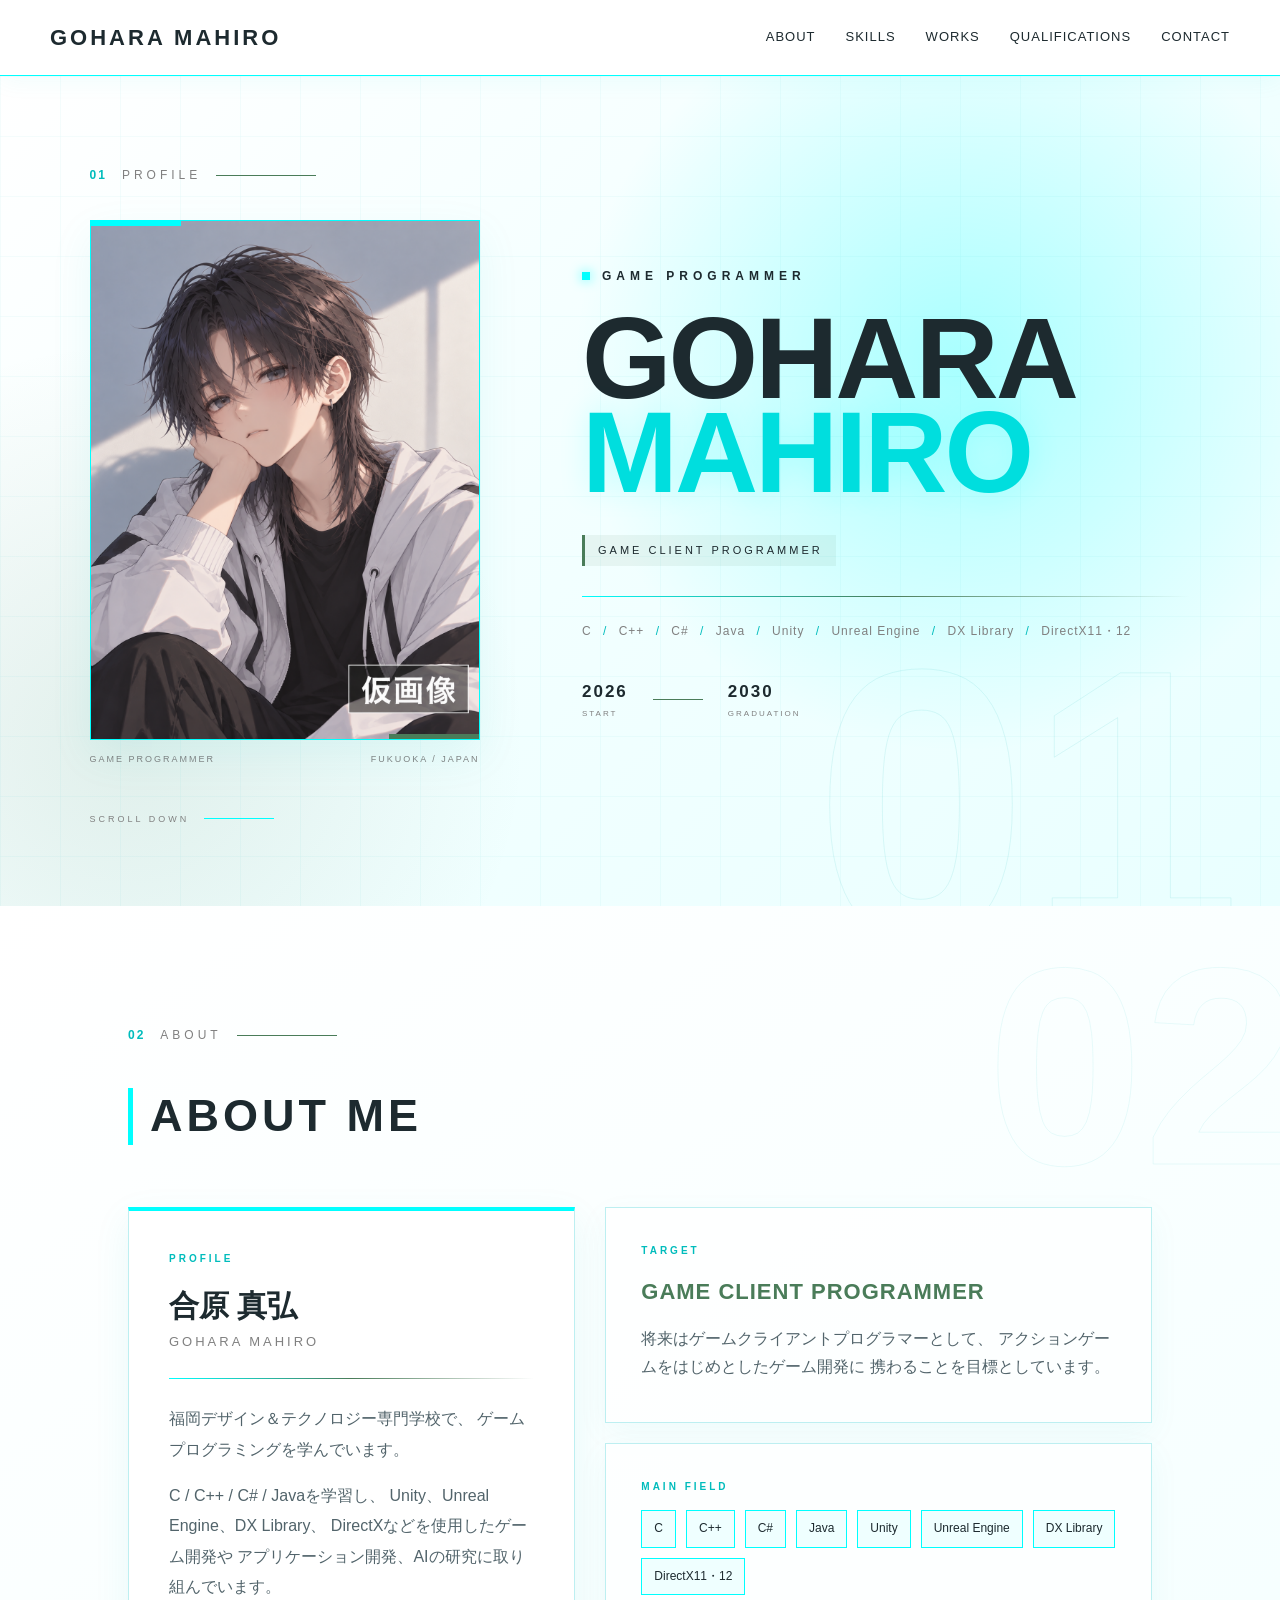
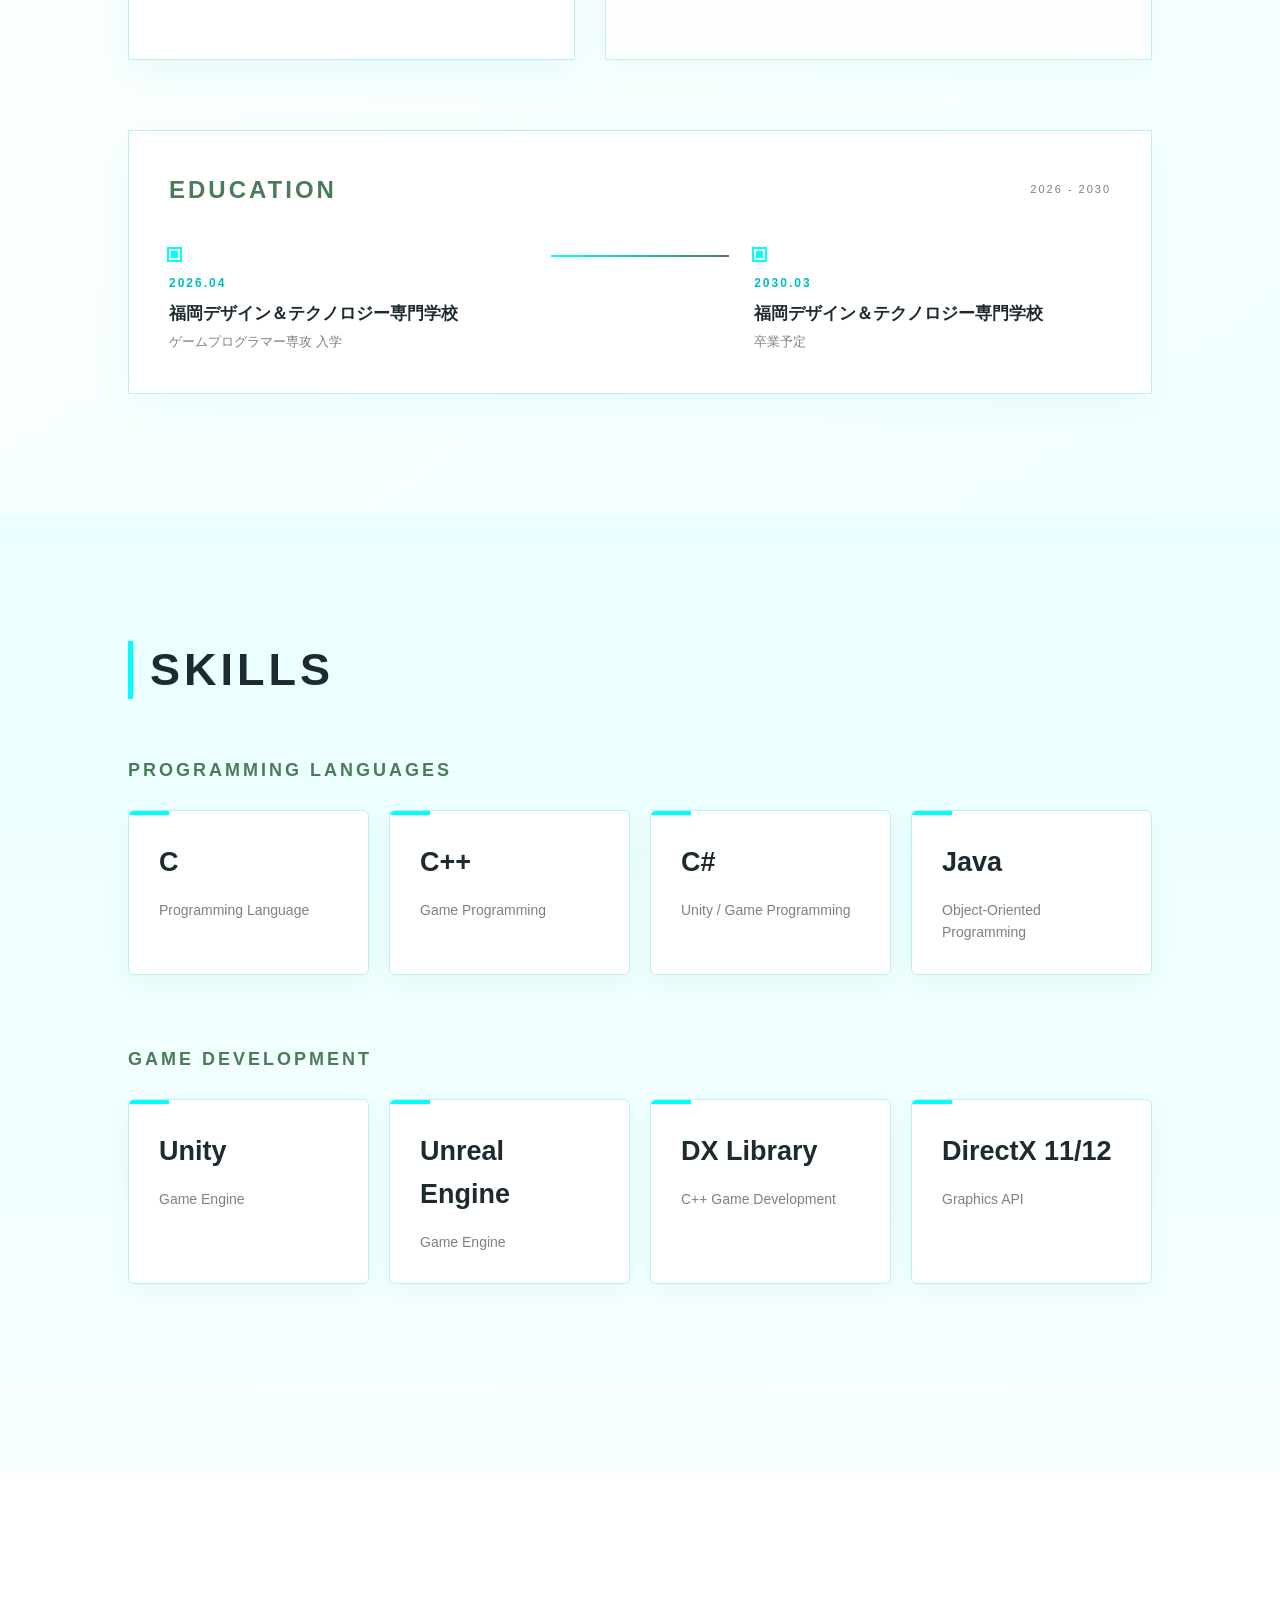
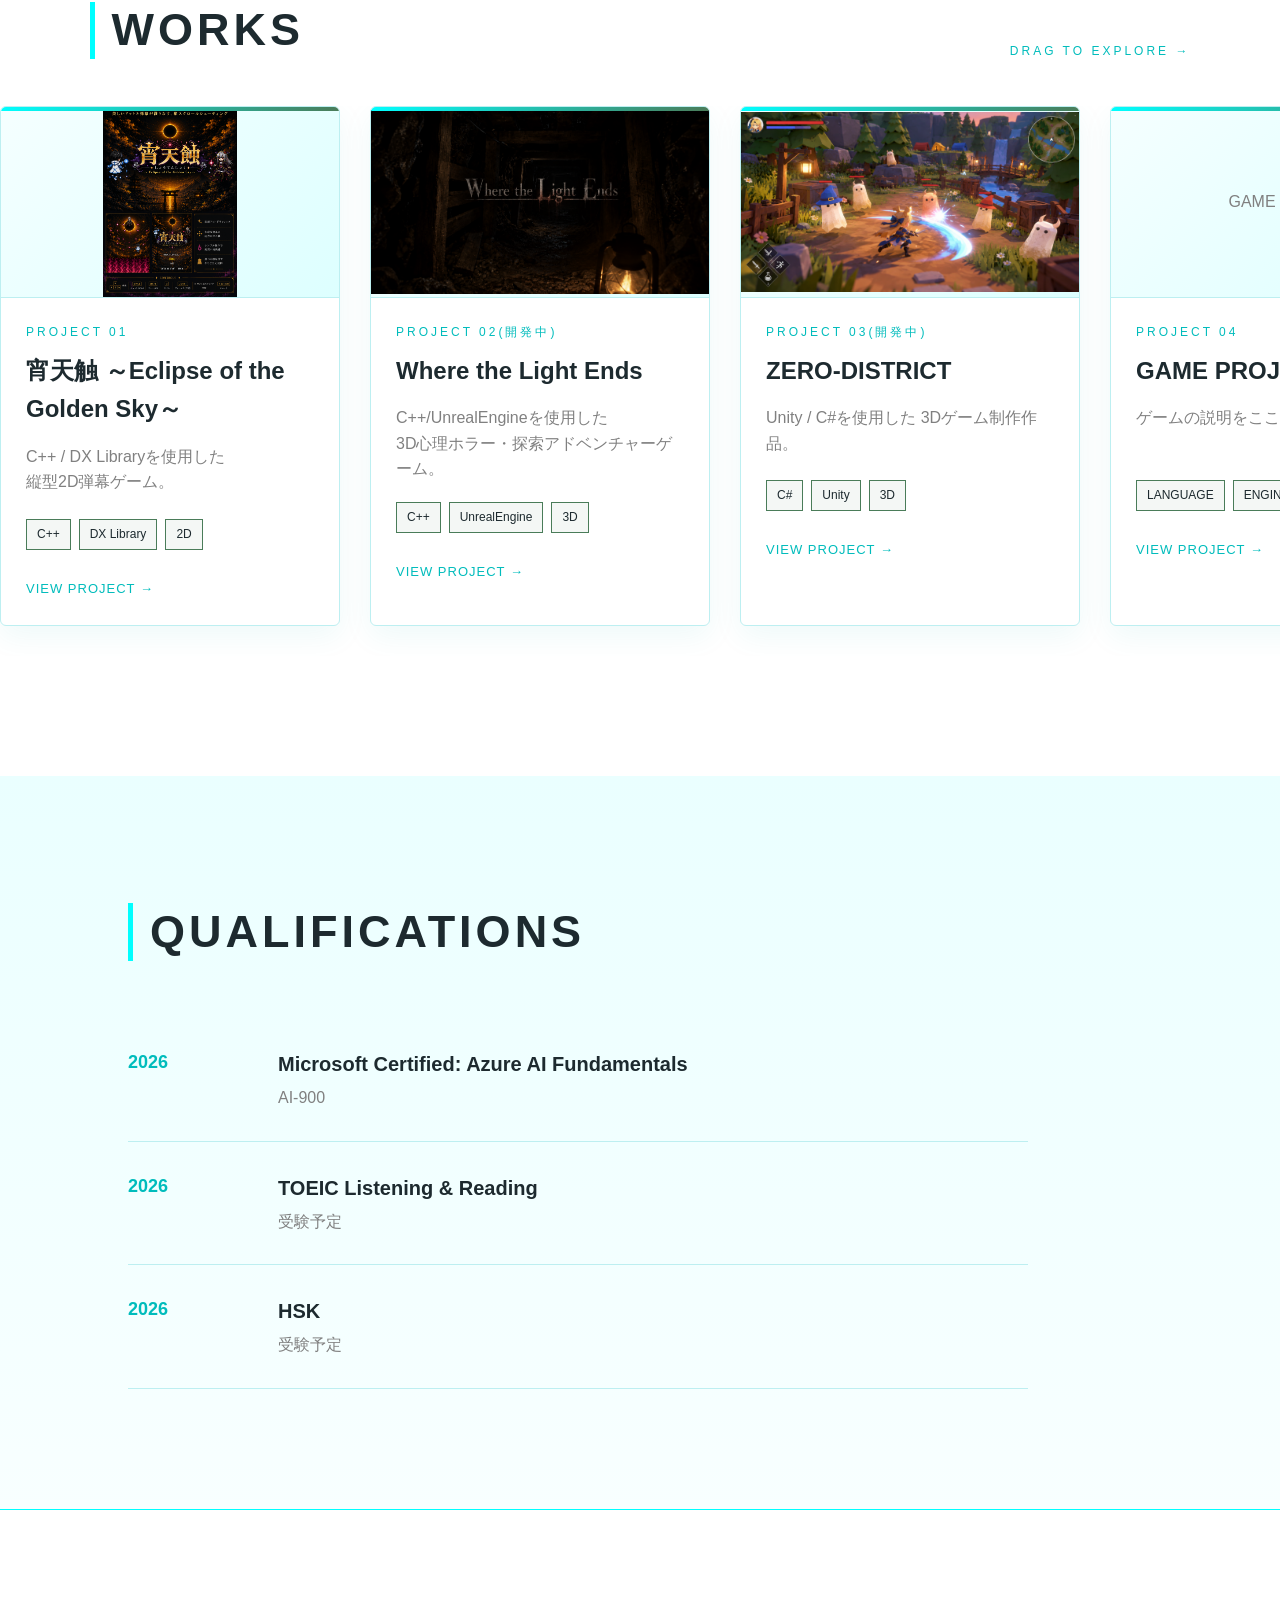
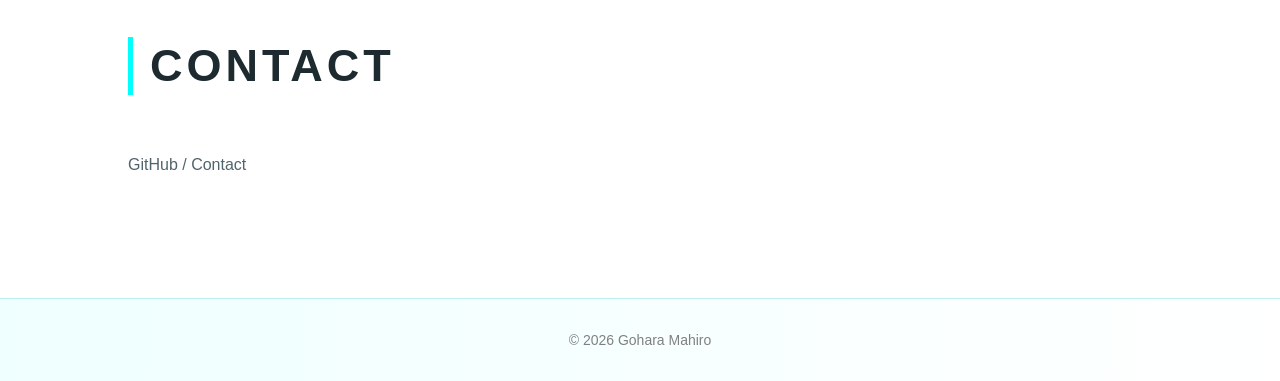
<file: index.html>
<!DOCTYPE html>
<html lang="ja">

<head>
    <meta charset="UTF-8">
    <meta name="viewport" content="width=device-width, initial-scale=1.0">

    <title>合原 真弘 | Game Programmer</title>

    <link rel="stylesheet" href="style.css">
</head>

<body>

    <header>

        <h1>
            <a href="#home">GOHARA MAHIRO</a>
        </h1>

        <nav>
            <a href="#about">ABOUT</a>
            <a href="#skills">SKILLS</a>
            <a href="#works">WORKS</a>
            <a href="#qualifications">QUALIFICATIONS</a>
            <a href="#contact">CONTACT</a>
        </nav>

    </header>

    <main>

        <!-- =========================
             HOME
        ========================== -->

        <section id="home">

            <div class="home-grid"></div>

            <div class="home-decoration-number">
                01
            </div>

            <div class="home-wrapper">

                <div class="home-section-label">

                    <span>01</span>

                    <p>PROFILE</p>

                    <div class="label-line"></div>

                </div>

                <div class="home-container">

                    <div class="profile-area">

                        <div class="profile-photo">

                            <img src="images/イメージ図.png" alt="Profile Photo">

                        </div>

                        <div class="photo-info">

                            <span>GAME PROGRAMMER</span>

                            <span>FUKUOKA / JAPAN</span>

                        </div>

                    </div>

                    <div class="home-content">

                        <div class="home-job">

                            <span class="job-dot"></span>

                            GAME PROGRAMMER

                        </div>

                        <h2>

                            <span class="name-white">
                                GOHARA
                            </span>

                            <br>

                            <span class="name-cyan">
                                MAHIRO
                            </span>

                        </h2>

                        <div class="home-role">

                            <span>
                                GAME CLIENT PROGRAMMER
                            </span>

                        </div>

                        <div class="home-divider"></div>

                        <p class="home-skills">

                            C
                            <span>/</span>

                            C++
                            <span>/</span>

                            C#
                            <span>/</span>

                            Java
                            <span>/</span>

                            Unity
                            <span>/</span>

                            Unreal Engine
                            <span>/</span>

                            DX Library
                            <span>/</span>

                            DirectX11・12

                        </p>

                        <div class="home-status">

                            <div class="status-item">

                                <span class="status-number">
                                    2026
                                </span>

                                <span class="status-text">
                                    START
                                </span>

                            </div>

                            <div class="status-line"></div>

                            <div class="status-item">

                                <span class="status-number">
                                    2030
                                </span>

                                <span class="status-text">
                                    GRADUATION
                                </span>

                            </div>

                        </div>

                    </div>

                </div>

                <a href="#about" class="scroll-down">

                    <span>SCROLL DOWN</span>

                    <div class="scroll-line"></div>

                </a>

            </div>

        </section>


        <!-- =========================
             ABOUT
        ========================== -->

        <section id="about">

            <div class="about-decoration-number">
                02
            </div>

            <div class="about-wrapper">

                <div class="section-label">

                    <span>02</span>

                    <p>ABOUT</p>

                    <div class="label-line"></div>

                </div>

                <h2>ABOUT ME</h2>

                <div class="about-grid">

                    <!-- 左側 -->

                    <div class="about-profile-card">

                        <p class="about-small-label">
                            PROFILE
                        </p>

                        <h3>
                            合原 真弘
                        </h3>

                        <p class="about-name-en">
                            GOHARA MAHIRO
                        </p>

                        <div class="about-divider"></div>

                        <p class="about-description">
                            福岡デザイン＆テクノロジー専門学校で、
                            ゲームプログラミングを学んでいます。
                        </p>

                        <p class="about-description">
                            C / C++ / C# / Javaを学習し、
                            Unity、Unreal Engine、DX Library、
                            DirectXなどを使用したゲーム開発や
                            アプリケーション開発、AIの研究に取り組んでいます。
                        </p>

                    </div>


                    <!-- 右側 -->

                    <div class="about-info-area">

                        <div class="about-info-card">

                            <p class="about-small-label">
                                TARGET
                            </p>

                            <h3>
                                GAME CLIENT PROGRAMMER
                            </h3>

                            <p>
                                将来はゲームクライアントプログラマーとして、
                                アクションゲームをはじめとしたゲーム開発に
                                携わることを目標としています。
                            </p>

                        </div>


                        <div class="about-info-card">

                            <p class="about-small-label">
                                MAIN FIELD
                            </p>

                            <div class="about-tags">

                                <span>C</span>
                                <span>C++</span>
                                <span>C#</span>
                                <span>Java</span>
                                <span>Unity</span>
                                <span>Unreal Engine</span>
                                <span>DX Library</span>
                                <span>DirectX11・12</span>

                            </div>

                        </div>

                    </div>

                </div>


                <!-- EDUCATION -->

                <div class="education">

                    <div class="education-header">

                        <h3>EDUCATION</h3>

                        <p>2026 - 2030</p>

                    </div>

                    <div class="education-line">

                        <div class="education-item">

                            <div class="education-dot"></div>

                            <span class="education-year">
                                2026.04
                            </span>

                            <h4>
                                福岡デザイン＆テクノロジー専門学校
                            </h4>

                            <p>
                                ゲームプログラマー専攻 入学
                            </p>

                        </div>

                        <div class="education-progress">

                            <div class="education-progress-line"></div>

                        </div>

                        <div class="education-item">

                            <div class="education-dot"></div>

                            <span class="education-year">
                                2030.03
                            </span>

                            <h4>
                                福岡デザイン＆テクノロジー専門学校
                            </h4>

                            <p>
                                卒業予定
                            </p>

                        </div>

                    </div>

                </div>

            </div>

        </section>


        <!-- =========================
             SKILLS
        ========================== -->

        <section id="skills">

            <h2>SKILLS</h2>

            <div class="skill-category">

                <h3>PROGRAMMING LANGUAGES</h3>

                <div class="skill-grid">

                    <div class="skill-card">

                        <h4>C</h4>

                        <p>
                            Programming Language
                        </p>

                    </div>

                    <div class="skill-card">

                        <h4>C++</h4>

                        <p>
                            Game Programming
                        </p>

                    </div>

                    <div class="skill-card">

                        <h4>C#</h4>

                        <p>
                            Unity / Game Programming
                        </p>

                    </div>

                    <div class="skill-card">

                        <h4>Java</h4>

                        <p>
                            Object-Oriented Programming
                        </p>

                    </div>

                </div>

            </div>


            <div class="skill-category">

                <h3>GAME DEVELOPMENT</h3>

                <div class="skill-grid">

                    <div class="skill-card">

                        <h4>Unity</h4>

                        <p>
                            Game Engine
                        </p>

                    </div>

                    <div class="skill-card">

                        <h4>Unreal Engine</h4>

                        <p>
                            Game Engine
                        </p>

                    </div>

                    <div class="skill-card">

                        <h4>DX Library</h4>

                        <p>
                            C++ Game Development
                        </p>

                    </div>

                    <div class="skill-card">

                        <h4>DirectX 11/12</h4>

                        <p>
                            Graphics API
                        </p>

                    </div>

                </div>

            </div>

        </section>


        <!-- =========================
             WORKS
        ========================== -->

        <section id="works">

            <div class="works-title">

                <h2>WORKS</h2>

                <p>
                    DRAG TO EXPLORE →
                </p>

            </div>

            <div
                class="works-grid"
                id="worksSlider"
            >

                <!-- PROJECT 01 -->

                <article class="work-card">

                    <div class="work-image">
                        <img src="images/宵天触.png" alt="PROJECT 01 ゲーム画面">
                    </div>

                    <div class="work-info">

                        <p class="work-number">
                            PROJECT 01
                        </p>

                        <h3>
                            宵天触
                            ～Eclipse of the Golden Sky～
                        </h3>

                        <p class="work-description">
                            C++ / DX Libraryを使用した　　　　　
                            縦型2D弾幕ゲーム。
                        </p>

                        <div class="work-tags">

                            <span>C++</span>
                            <span>DX Library</span>
                            <span>2D</span>

                        </div>

                        <a
                            href="work01.html"
                            class="work-button"
                        >
                            VIEW PROJECT →
                        </a>

                    </div>

                </article>


                <!-- PROJECT 02 -->

                <article class="work-card">

                    <div class="work-image">
                        <img src="images/Where the Light Ends.png" alt="PROJECT 02 ゲーム画面">
                    </div>

                    <div class="work-info">

                        <p class="work-number">
                            PROJECT 02(開発中)
                        </p>

                        <h3>
                            Where the Light Ends
                        </h3>

                        <p class="work-description">
                            C++/UnrealEngineを使用した　　　　　　　
                            3D心理ホラー・探索アドベンチャーゲーム。
                        </p>

                        <div class="work-tags">

                            <span>C++</span>
                            <span>UnrealEngine</span>
                            <span>3D</span>

                        </div>

                        <a
                            href="work02.html"
                            class="work-button"
                        >
                            VIEW PROJECT →
                        </a>

                    </div>

                </article>


                <!-- PROJECT 03 -->

                <article class="work-card">

                    <div class="work-image">
                        <img src="images/DISTRICT.png" alt="PROJECT 03 ゲーム画面">
                    </div>

                    <div class="work-info">

                        <p class="work-number">
                            PROJECT 03(開発中)
                        </p>

                        <h3>
                            ZERO-DISTRICT
                        </h3>

                        <p class="work-description">
                            Unity / C#を使用した
                            3Dゲーム制作作品。
                        </p>

                        <div class="work-tags">

                            <span>C#</span>
                            <span>Unity</span>
                             <span>3D</span>

                        </div>

                        <a
                            href="work03.html"
                            class="work-button"
                        >
                            VIEW PROJECT →
                        </a>

                    </div>

                </article>


                <!-- PROJECT 04 -->

                <article class="work-card">

                    <div class="work-image">
                        <p>GAME IMAGE</p>
                    </div>

                    <div class="work-info">

                        <p class="work-number">
                            PROJECT 04
                        </p>

                        <h3>
                            GAME PROJECT
                        </h3>

                        <p class="work-description">
                            ゲームの説明をここに記載します。
                        </p>

                        <div class="work-tags">

                            <span>LANGUAGE</span>
                            <span>ENGINE</span>

                        </div>

                        <a
                            href="work04.html"
                            class="work-button"
                        >
                            VIEW PROJECT →
                        </a>

                    </div>

                </article>


                <!-- PROJECT 05 -->

                <article class="work-card">

                    <div class="work-image">
                        <p>GAME IMAGE</p>
                    </div>

                    <div class="work-info">

                        <p class="work-number">
                            PROJECT 05
                        </p>

                        <h3>
                            GAME PROJECT
                        </h3>

                        <p class="work-description">
                            ゲームの説明をここに記載します。
                        </p>

                        <div class="work-tags">

                            <span>LANGUAGE</span>
                            <span>ENGINE</span>

                        </div>

                        <a
                            href="work05.html"
                            class="work-button"
                        >
                            VIEW PROJECT →
                        </a>

                    </div>

                </article>


                <!-- PROJECT 06 -->

                <article class="work-card">

                    <div class="work-image">
                        <p>GAME IMAGE</p>
                    </div>

                    <div class="work-info">

                        <p class="work-number">
                            PROJECT 06
                        </p>

                        <h3>
                            GAME PROJECT
                        </h3>

                        <p class="work-description">
                            ゲームの説明をここに記載します。
                        </p>

                        <div class="work-tags">

                            <span>LANGUAGE</span>
                            <span>ENGINE</span>

                        </div>

                        <a
                            href="work06.html"
                            class="work-button"
                        >
                            VIEW PROJECT →
                        </a>

                    </div>

                </article>


                <!-- PROJECT 07 -->

                <article class="work-card">

                    <div class="work-image">
                        <p>GAME IMAGE</p>
                    </div>

                    <div class="work-info">

                        <p class="work-number">
                            PROJECT 07
                        </p>

                        <h3>
                            GAME PROJECT
                        </h3>

                        <p class="work-description">
                            ゲームの説明をここに記載します。
                        </p>

                        <div class="work-tags">

                            <span>LANGUAGE</span>
                            <span>ENGINE</span>

                        </div>

                        <a
                            href="work07.html"
                            class="work-button"
                        >
                            VIEW PROJECT →
                        </a>

                    </div>

                </article>


                <!-- PROJECT 08 -->

                <article class="work-card">

                    <div class="work-image">
                        <p>GAME IMAGE</p>
                    </div>

                    <div class="work-info">

                        <p class="work-number">
                            PROJECT 08
                        </p>

                        <h3>
                            GAME PROJECT
                        </h3>

                        <p class="work-description">
                            ゲームの説明をここに記載します。
                        </p>

                        <div class="work-tags">

                            <span>LANGUAGE</span>
                            <span>ENGINE</span>

                        </div>

                        <a
                            href="work08.html"
                            class="work-button"
                        >
                            VIEW PROJECT →
                        </a>

                    </div>

                </article>


                <!-- PROJECT 09 -->

                <article class="work-card">

                    <div class="work-image">
                        <p>GAME IMAGE</p>
                    </div>

                    <div class="work-info">

                        <p class="work-number">
                            PROJECT 09
                        </p>

                        <h3>
                            GAME PROJECT
                        </h3>

                        <p class="work-description">
                            ゲームの説明をここに記載します。
                        </p>

                        <div class="work-tags">

                            <span>LANGUAGE</span>
                            <span>ENGINE</span>

                        </div>

                        <a
                            href="work09.html"
                            class="work-button"
                        >
                            VIEW PROJECT →
                        </a>

                    </div>

                </article>

            </div>

        </section>


        <!-- =========================
             QUALIFICATIONS
        ========================== -->

        <section id="qualifications">

            <h2>QUALIFICATIONS</h2>

            <div class="qualification-list">

                <div class="qualification-item">

                    <span class="qualification-date">
                        2026
                    </span>

                    <div>

                        <h3>
                            Microsoft Certified:
                            Azure AI Fundamentals
                        </h3>

                        <p>
                            AI-900
                        </p>

                    </div>

                </div>

                <div class="qualification-item">

                    <span class="qualification-date">
                        2026
                    </span>

                    <div>

                        <h3>
                            TOEIC Listening & Reading
                        </h3>

                        <p>
                            受験予定
                        </p>

                    </div>

                </div>

                <div class="qualification-item">

                    <span class="qualification-date">
                        2026
                    </span>

                    <div>

                        <h3>
                            HSK
                        </h3>

                        <p>
                            受験予定
                        </p>

                    </div>

                </div>

            </div>

        </section>


        <!-- =========================
             CONTACT
        ========================== -->

        <section id="contact">

            <h2>CONTACT</h2>

            <p>
                GitHub / Contact
            </p>

        </section>

    </main>


    <footer>

        <p>
            © 2026 Gohara Mahiro
        </p>

    </footer>


    <script src="script.js"></script>

</body>

</html>
</file>
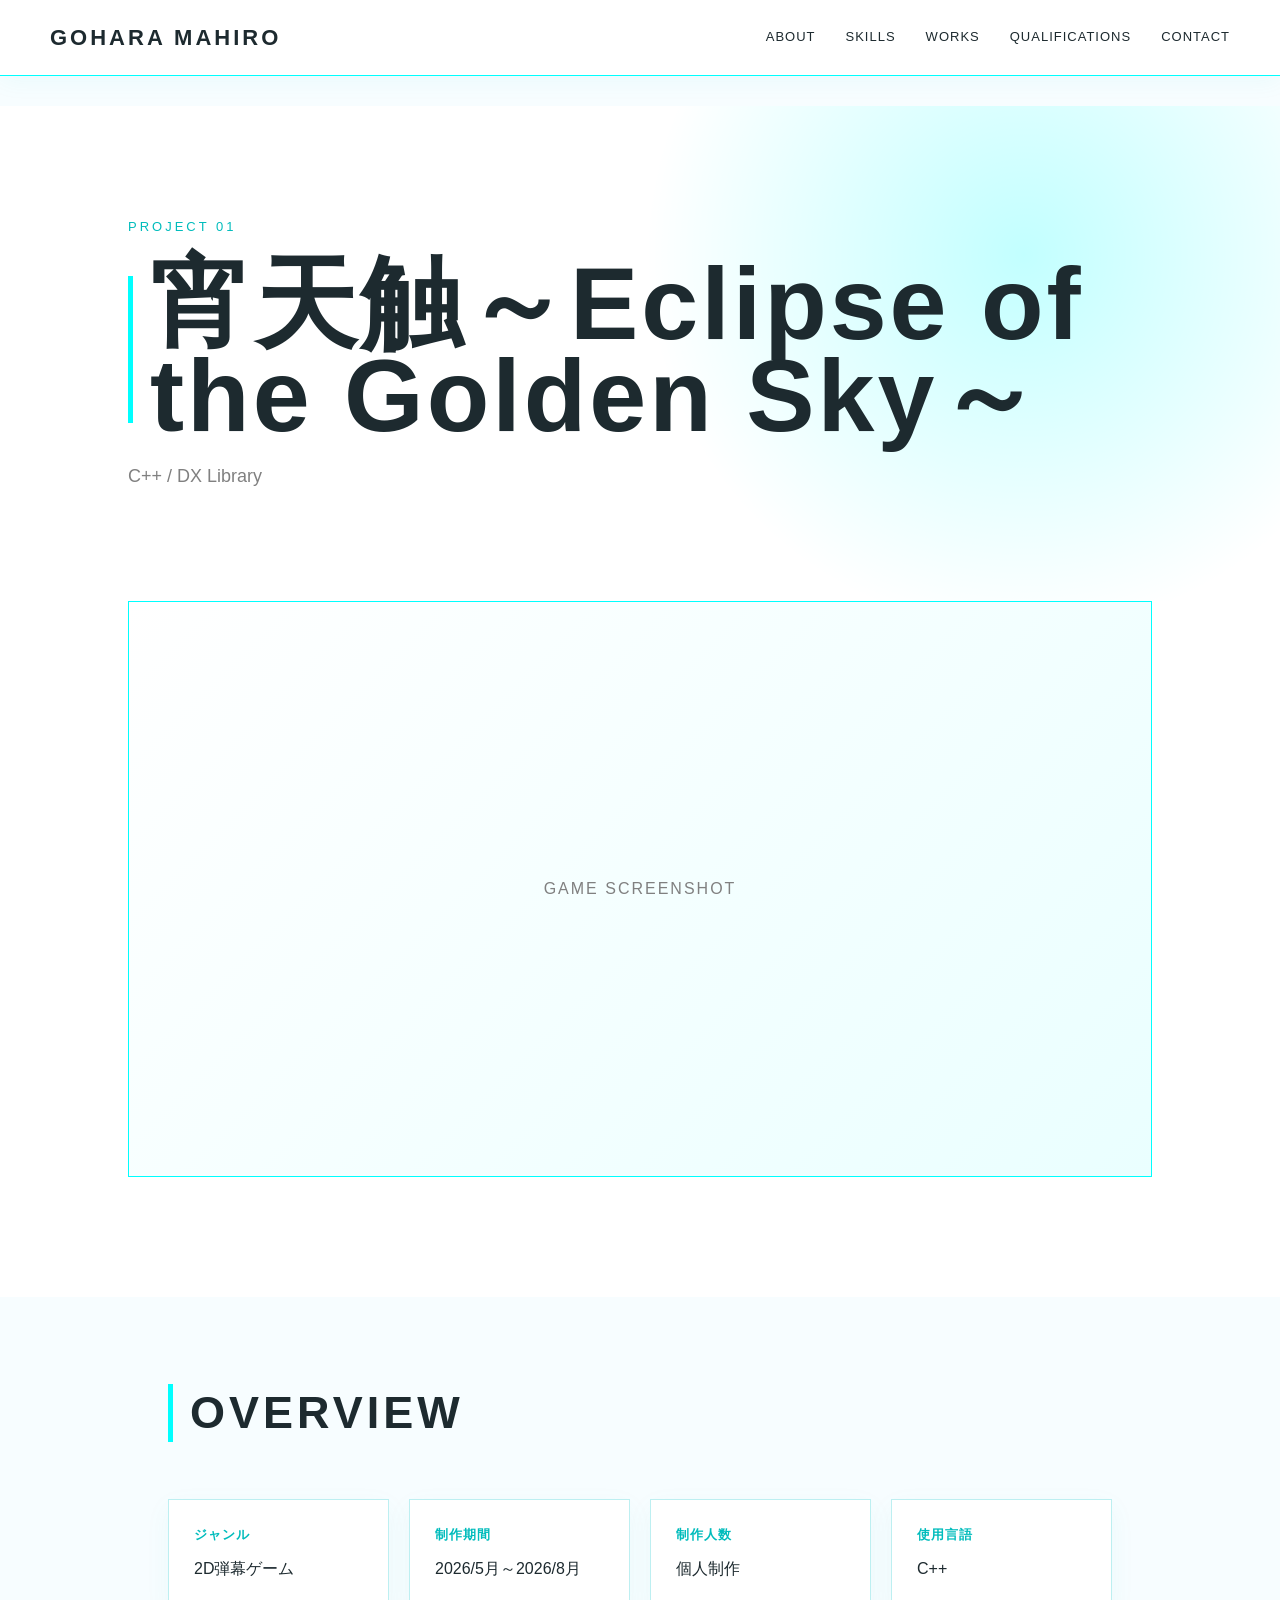
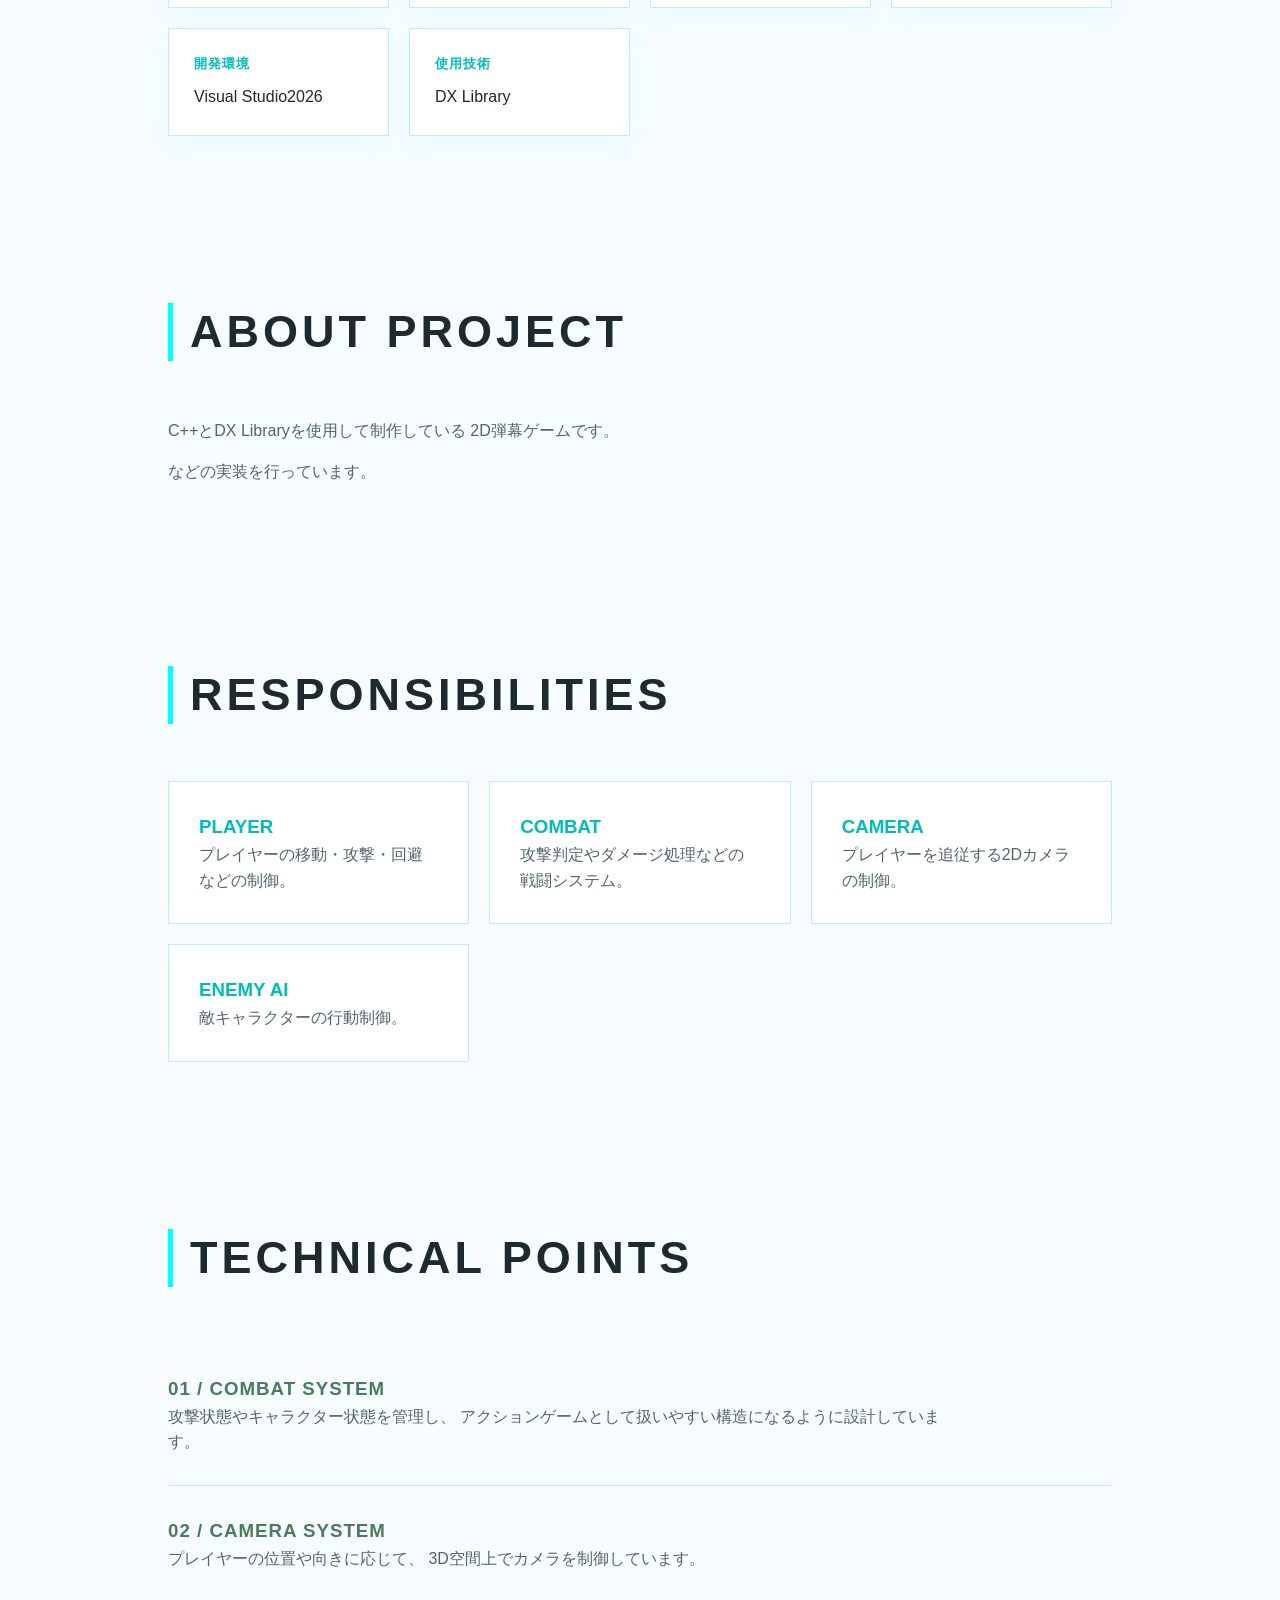
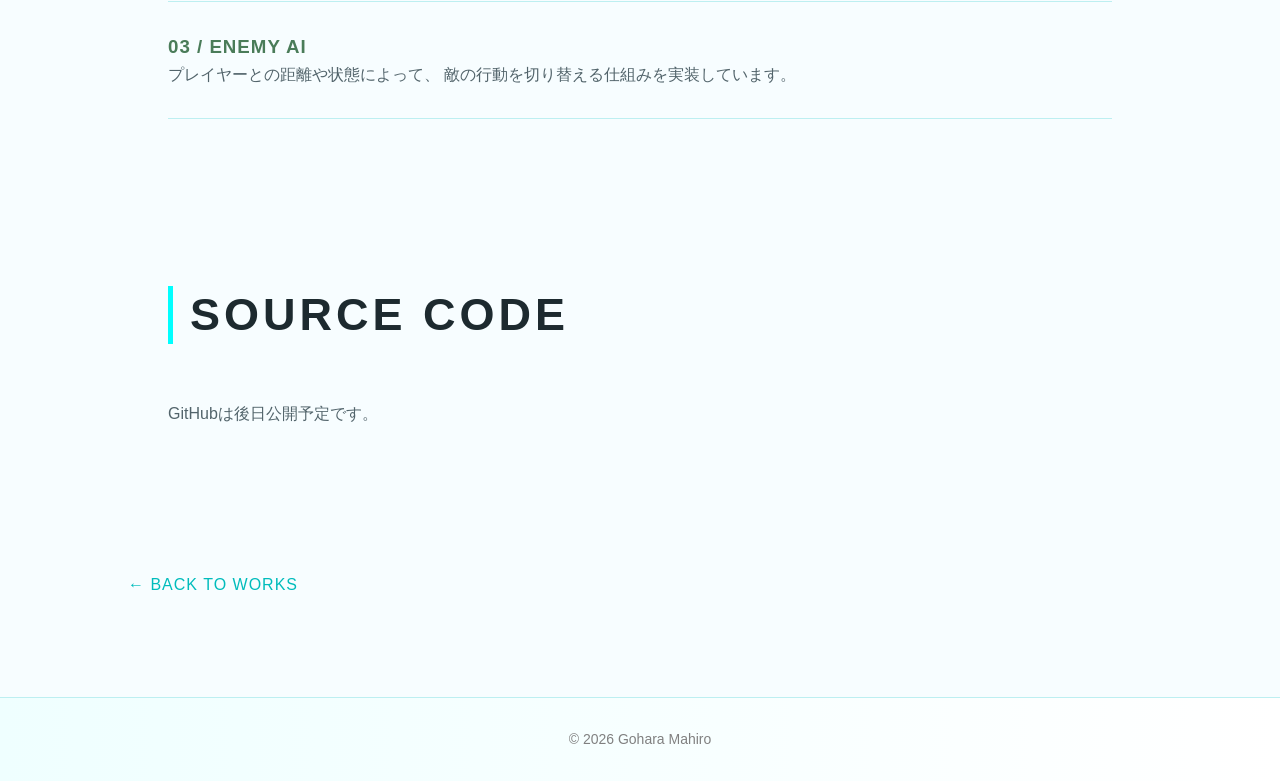
<file: work01.html>
<!DOCTYPE html>
<html lang="ja">

<head>
    <meta charset="UTF-8">
    <meta name="viewport" content="width=device-width, initial-scale=1.0">

    <title>宵天触～Eclipse of the Golden Sky～ | GOHARA MAHIRO</title>

    <link rel="stylesheet" href="style.css">
</head>

<body>

    <header>

        <h1>
            <a href="index.html">GOHARA MAHIRO</a>
        </h1>

        <nav>
            <a href="index.html#about">ABOUT</a>
            <a href="index.html#skills">SKILLS</a>
            <a href="index.html#works">WORKS</a>
            <a href="index.html#qualifications">QUALIFICATIONS</a>
            <a href="index.html#contact">CONTACT</a>
        </nav>

    </header>


    <main class="project-page">

        <!-- 作品タイトル -->
        <section class="project-hero">

            <p class="project-number">PROJECT 01</p>

            <h2>宵天触～Eclipse of the Golden Sky～</h2>

            <p class="project-subtitle">
                C++ / DX Library
            </p>

        </section>


        <!-- メイン画像 -->
        <section class="project-main-image">

            <div class="project-image-placeholder">
                GAME SCREENSHOT
            </div>

        </section>


        <!-- 基本情報 -->
        <section class="project-section">

            <h2>OVERVIEW</h2>

            <div class="project-info-grid">

                <div>
                    <h3>ジャンル</h3>
                    <p>2D弾幕ゲーム</p>
                </div>

                <div>
                    <h3>制作期間</h3>
                    <p>2026/5月～2026/8月</p>
                </div>

                <div>
                    <h3>制作人数</h3>
                    <p>個人制作</p>
                </div>

                <div>
                    <h3>使用言語</h3>
                    <p>C++</p>
                </div>

                <div>
                    <h3>開発環境</h3>
                    <p>Visual Studio2026</p>
                </div>

                <div>
                    <h3>使用技術</h3>
                    <p>DX Library</p>
                </div>

            </div>

        </section>


        <!-- 作品説明 -->
        <section class="project-section">

            <h2>ABOUT PROJECT</h2>

            <p>
                C++とDX Libraryを使用して制作している
                2D弾幕ゲームです。
            </p>

            <p>
                などの実装を行っています。
            </p>

        </section>


        <!-- 担当 -->
        <section class="project-section">

            <h2>RESPONSIBILITIES</h2>

            <div class="responsibility-grid">

                <div class="responsibility-card">
                    <h3>PLAYER</h3>
                    <p>
                        プレイヤーの移動・攻撃・回避などの制御。
                    </p>
                </div>

                <div class="responsibility-card">
                    <h3>COMBAT</h3>
                    <p>
                        攻撃判定やダメージ処理などの戦闘システム。
                    </p>
                </div>

                <div class="responsibility-card">
                    <h3>CAMERA</h3>
                    <p>
                        プレイヤーを追従する2Dカメラの制御。
                    </p>
                </div>

                <div class="responsibility-card">
                    <h3>ENEMY AI</h3>
                    <p>
                        敵キャラクターの行動制御。
                    </p>
                </div>

            </div>

        </section>


        <!-- 工夫した点 -->
        <section class="project-section">

            <h2>TECHNICAL POINTS</h2>

            <div class="technical-point">

                <h3>01 / COMBAT SYSTEM</h3>

                <p>
                    攻撃状態やキャラクター状態を管理し、
                    アクションゲームとして扱いやすい構造になるように設計しています。
                </p>

            </div>


            <div class="technical-point">

                <h3>02 / CAMERA SYSTEM</h3>

                <p>
                    プレイヤーの位置や向きに応じて、
                    3D空間上でカメラを制御しています。
                </p>

            </div>


            <div class="technical-point">

                <h3>03 / ENEMY AI</h3>

                <p>
                    プレイヤーとの距離や状態によって、
                    敵の行動を切り替える仕組みを実装しています。
                </p>

            </div>

        </section>


        <!-- GitHub -->
        <section class="project-section">

            <h2>SOURCE CODE</h2>

            <p>
                GitHubは後日公開予定です。
            </p>

        </section>


        <!-- 戻る -->
        <section class="project-back">

            <a href="index.html#works">
                ← BACK TO WORKS
            </a>

        </section>

    </main>


    <footer>

        <p>© 2026 Gohara Mahiro</p>

    </footer>

</body>

</html>
</file>
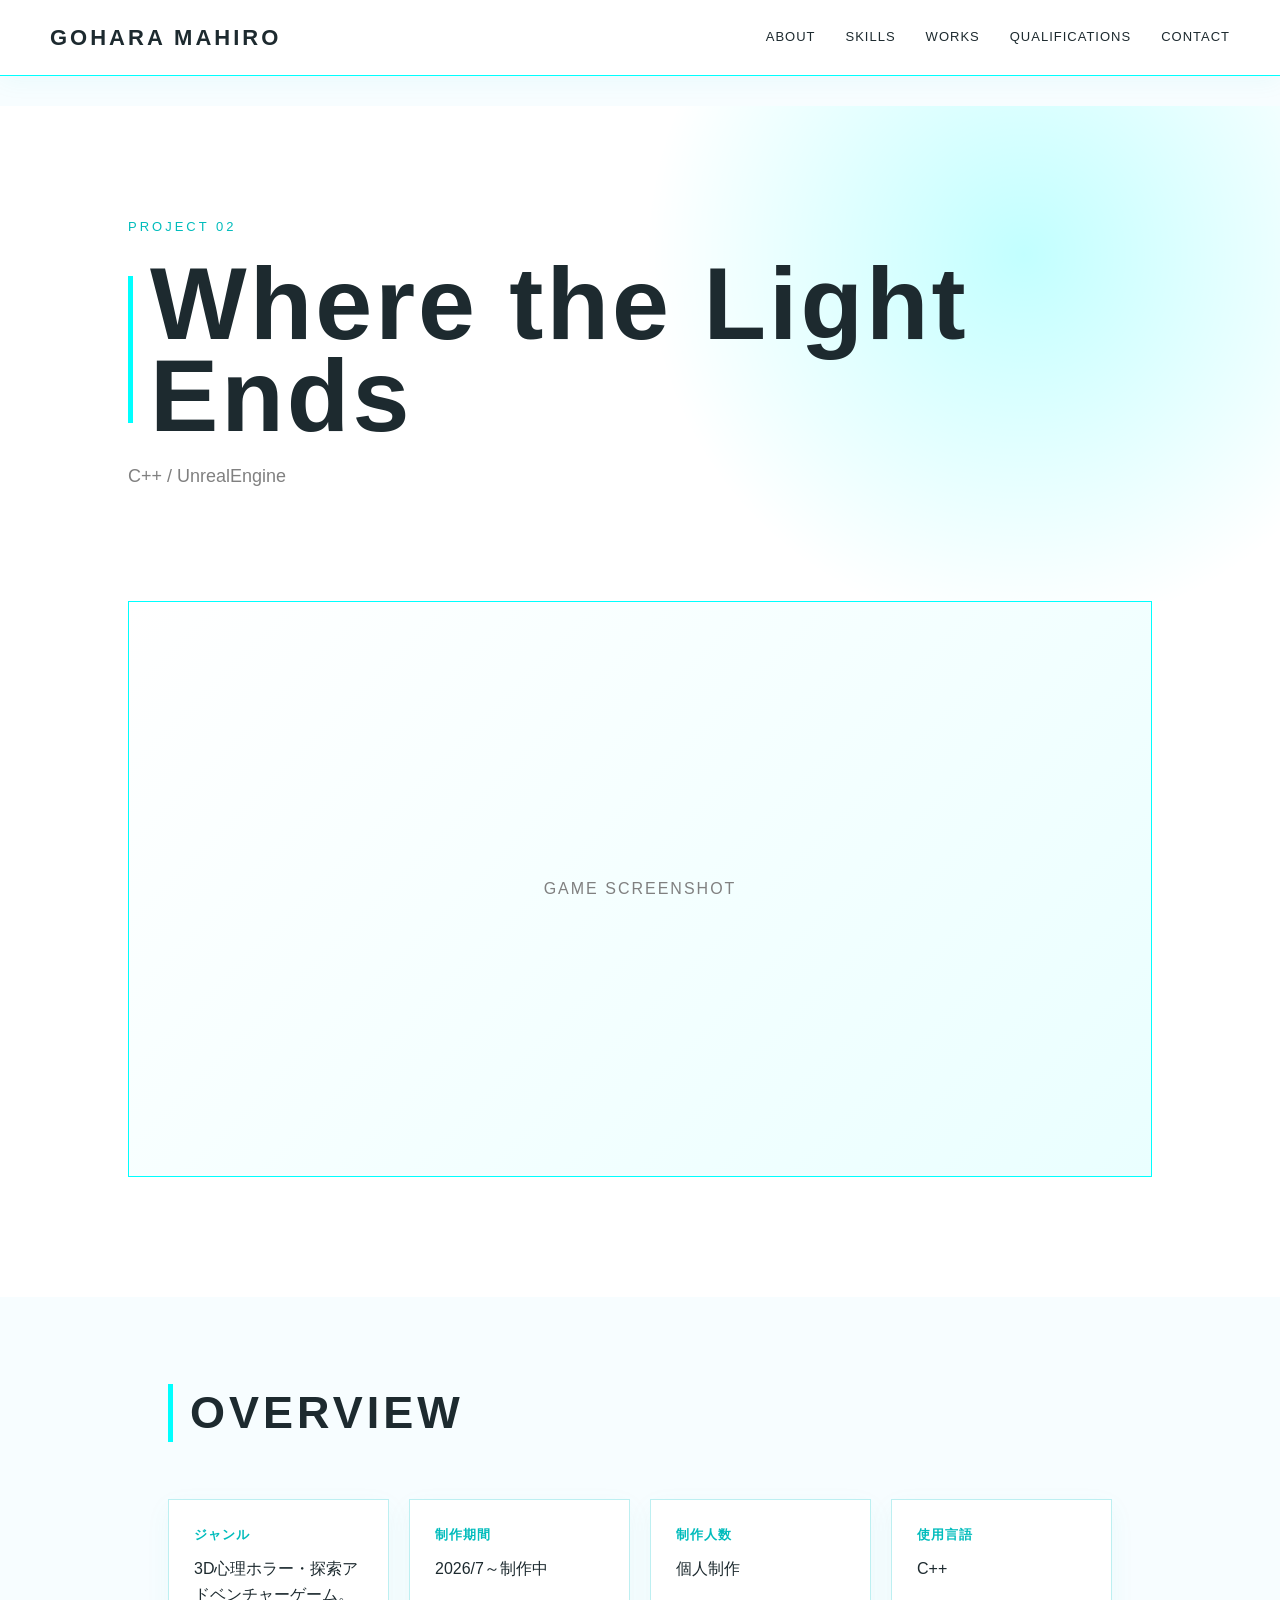
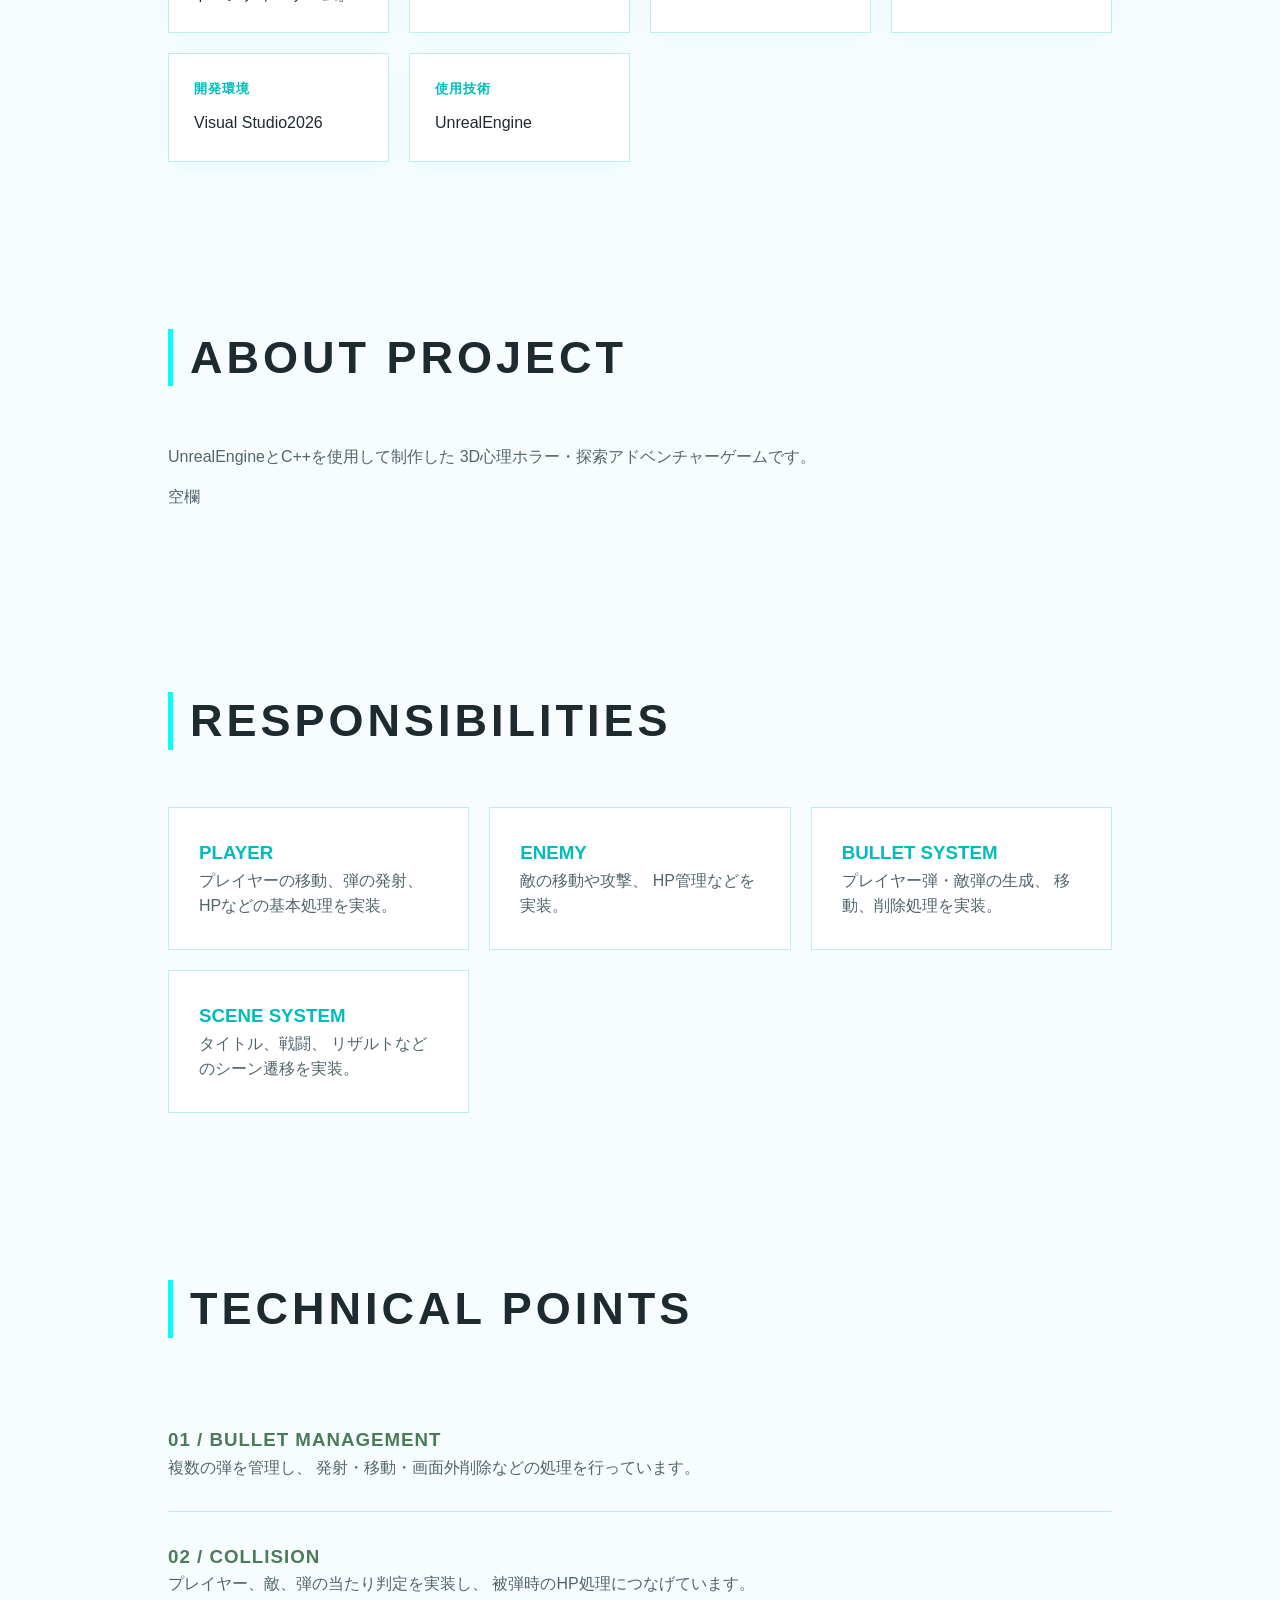
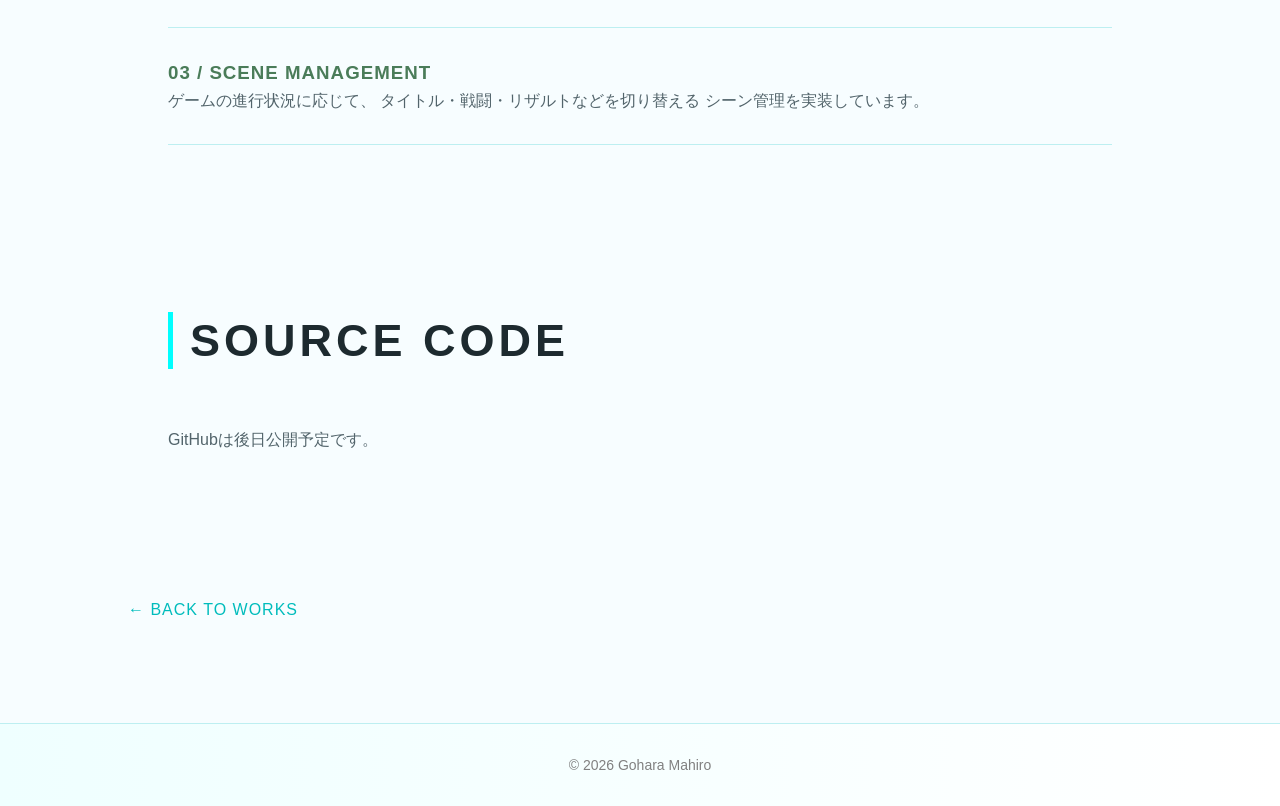
<file: work02.html>
<!DOCTYPE html>
<html lang="ja">

<head>
    <meta charset="UTF-8">
    <meta name="viewport" content="width=device-width, initial-scale=1.0">

    <title>Where the Light Ends| GOHARA MAHIRO</title>

    <link rel="stylesheet" href="style.css">
</head>

<body>

    <header>

        <h1>
            <a href="index.html">GOHARA MAHIRO</a>
        </h1>

        <nav>
            <a href="index.html#about">ABOUT</a>
            <a href="index.html#skills">SKILLS</a>
            <a href="index.html#works">WORKS</a>
            <a href="index.html#qualifications">QUALIFICATIONS</a>
            <a href="index.html#contact">CONTACT</a>
        </nav>

    </header>


    <main class="project-page">

        <!-- =========================
             作品タイトル
        ========================== -->
        <section class="project-hero">

            <p class="project-number">PROJECT 02</p>

            <h2>Where the Light Ends</h2>

            <p class="project-subtitle">
                C++ / UnrealEngine
            </p>

        </section>


        <!-- =========================
             メイン画像
        ========================== -->
        <section class="project-main-image">

            <div class="project-image-placeholder">
                GAME SCREENSHOT
            </div>

        </section>


        <!-- =========================
             基本情報
        ========================== -->
        <section class="project-section">

            <h2>OVERVIEW</h2>

            <div class="project-info-grid">

                <div>
                    <h3>ジャンル</h3>
                    <p>3D心理ホラー・探索アドベンチャーゲーム。</p>
                </div>

                <div>
                    <h3>制作期間</h3>
                    <p>2026/7～制作中</p>
                </div>

                <div>
                    <h3>制作人数</h3>
                    <p>個人制作</p>
                </div>

                <div>
                    <h3>使用言語</h3>
                    <p>C++</p>
                </div>

                <div>
                    <h3>開発環境</h3>
                    <p>Visual Studio2026</p>
                </div>

                <div>
                    <h3>使用技術</h3>
                    <p>UnrealEngine</p>
                </div>

            </div>

        </section>


        <!-- =========================
             作品説明
        ========================== -->
        <section class="project-section">

            <h2>ABOUT PROJECT</h2>

            <p>
                UnrealEngineとC++を使用して制作した
                3D心理ホラー・探索アドベンチャーゲームです。
            </p>

            <p>
                空欄
            </p>

        </section>


        <!-- =========================
             担当箇所
        ========================== -->
        <section class="project-section">

            <h2>RESPONSIBILITIES</h2>

            <div class="responsibility-grid">

                <div class="responsibility-card">
                    <h3>PLAYER</h3>
                    <p>
                        プレイヤーの移動、弾の発射、
                        HPなどの基本処理を実装。
                    </p>
                </div>

                <div class="responsibility-card">
                    <h3>ENEMY</h3>
                    <p>
                        敵の移動や攻撃、
                        HP管理などを実装。
                    </p>
                </div>

                <div class="responsibility-card">
                    <h3>BULLET SYSTEM</h3>
                    <p>
                        プレイヤー弾・敵弾の生成、
                        移動、削除処理を実装。
                    </p>
                </div>

                <div class="responsibility-card">
                    <h3>SCENE SYSTEM</h3>
                    <p>
                        タイトル、戦闘、
                        リザルトなどのシーン遷移を実装。
                    </p>
                </div>

            </div>

        </section>


        <!-- =========================
             技術ポイント
        ========================== -->
        <section class="project-section">

            <h2>TECHNICAL POINTS</h2>

            <div class="technical-point">

                <h3>01 / BULLET MANAGEMENT</h3>

                <p>
                    複数の弾を管理し、
                    発射・移動・画面外削除などの処理を行っています。
                </p>

            </div>


            <div class="technical-point">

                <h3>02 / COLLISION</h3>

                <p>
                    プレイヤー、敵、弾の当たり判定を実装し、
                    被弾時のHP処理につなげています。
                </p>

            </div>


            <div class="technical-point">

                <h3>03 / SCENE MANAGEMENT</h3>

                <p>
                    ゲームの進行状況に応じて、
                    タイトル・戦闘・リザルトなどを切り替える
                    シーン管理を実装しています。
                </p>

            </div>

        </section>


        <!-- =========================
             GitHub
        ========================== -->
        <section class="project-section">

            <h2>SOURCE CODE</h2>

            <p>
                GitHubは後日公開予定です。
            </p>

        </section>


        <!-- =========================
             戻る
        ========================== -->
        <section class="project-back">

            <a href="index.html#works">
                ← BACK TO WORKS
            </a>

        </section>

    </main>


    <footer>

        <p>© 2026 Gohara Mahiro</p>

    </footer>

</body>

</html>
</file>
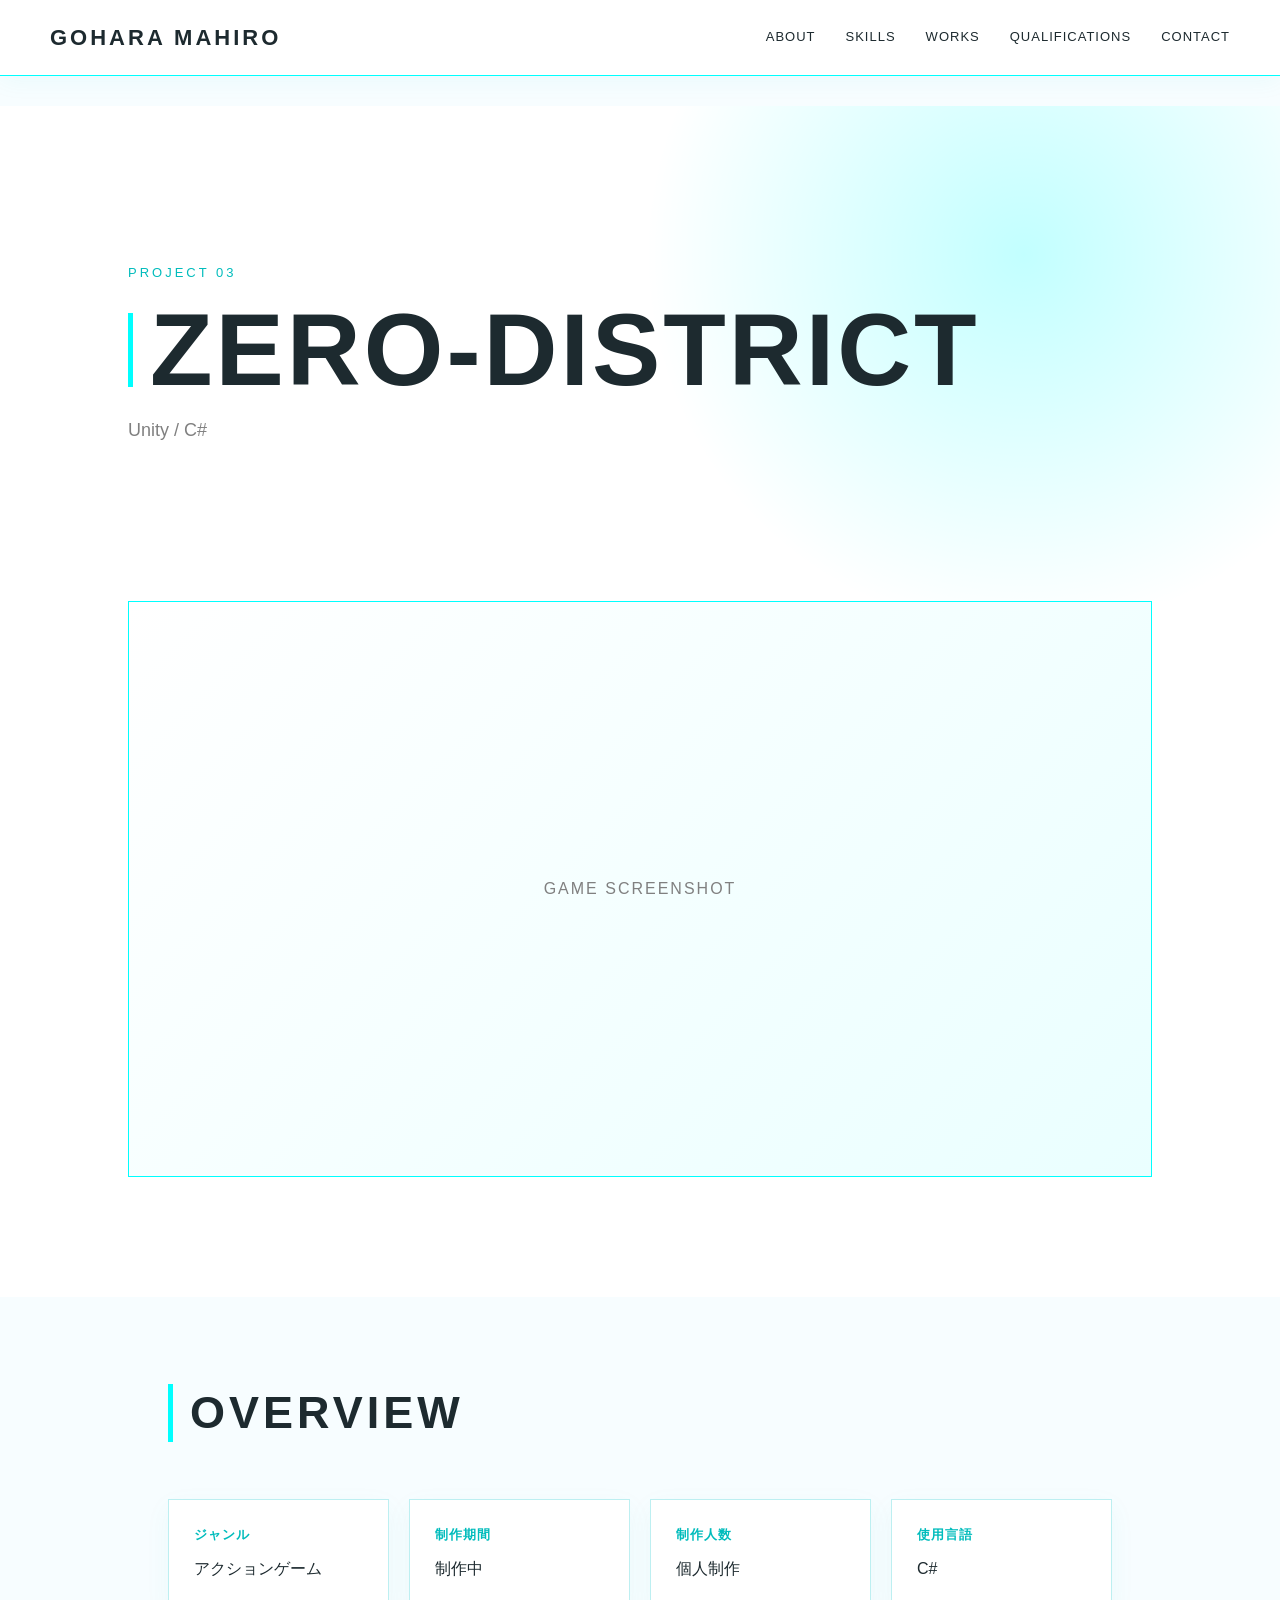
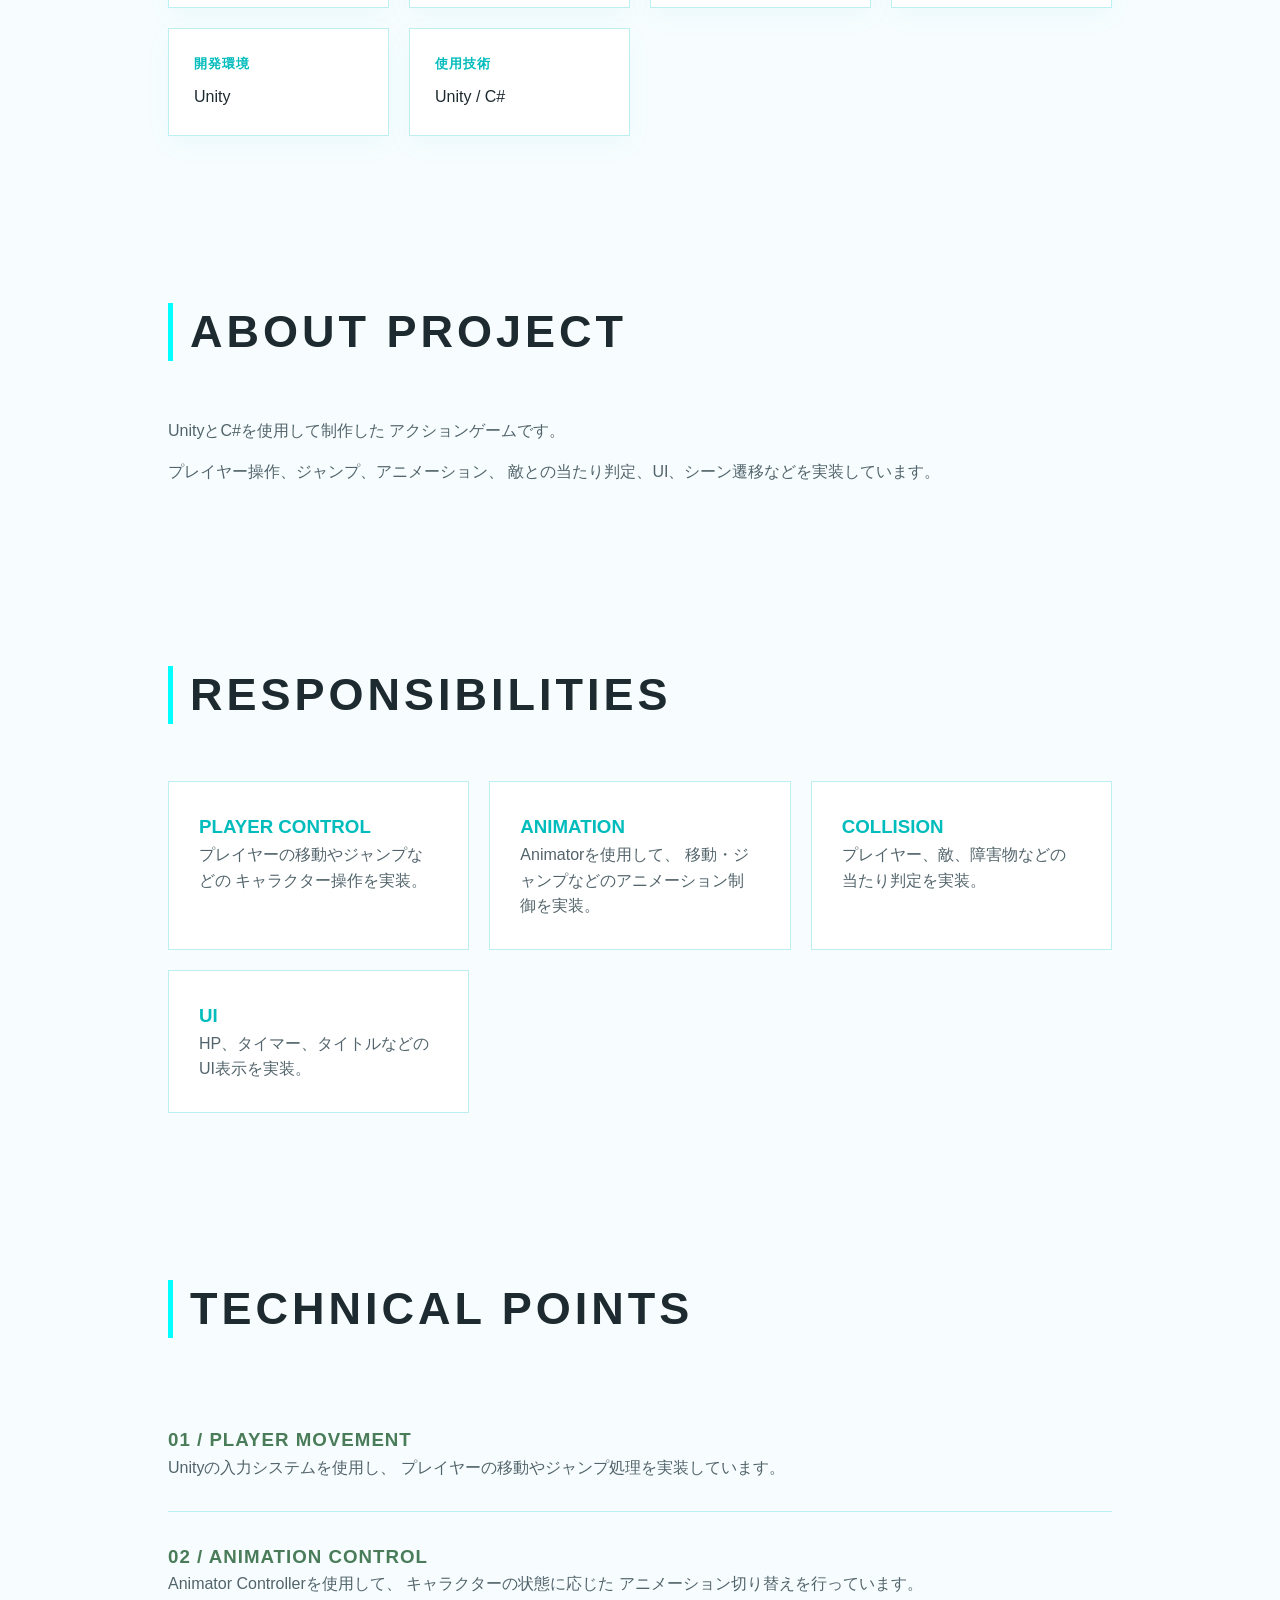
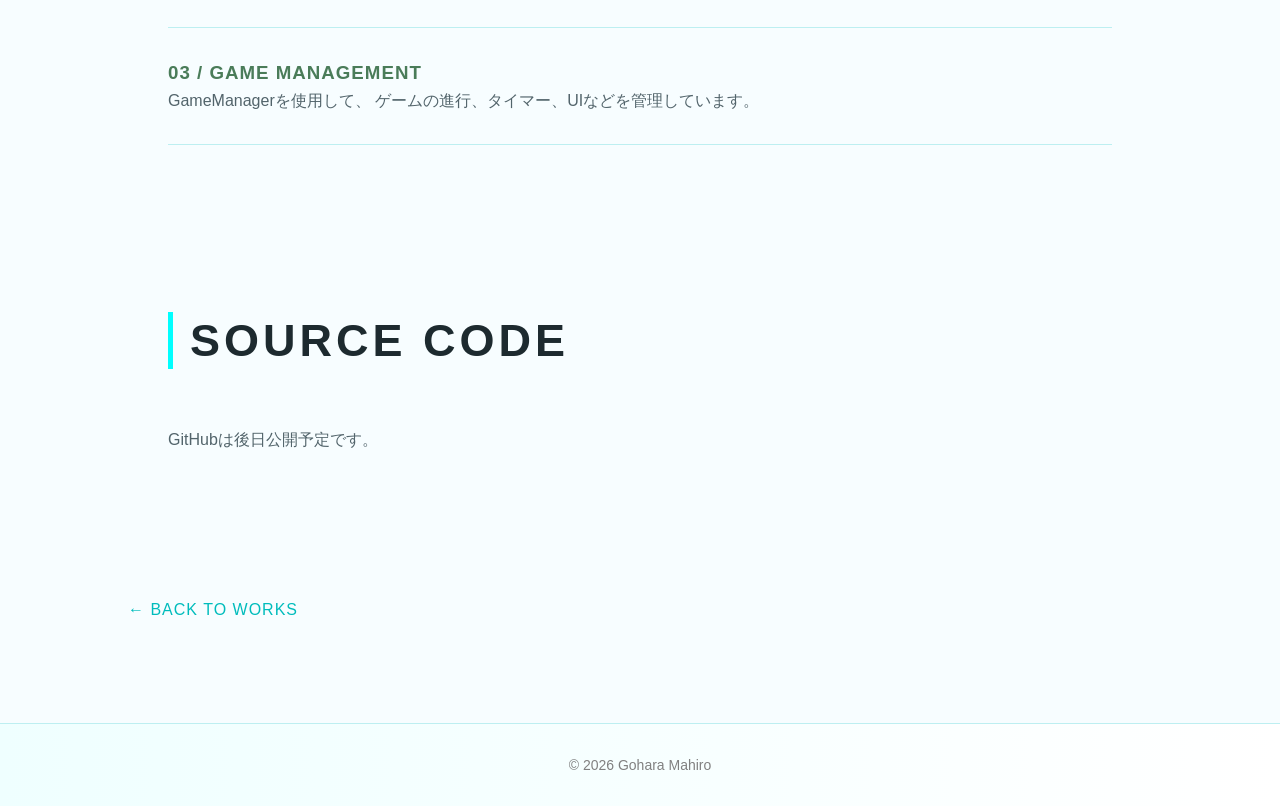
<file: work03.html>
<!DOCTYPE html>
<html lang="ja">

<head>
    <meta charset="UTF-8">
    <meta name="viewport" content="width=device-width, initial-scale=1.0">

    <title>ZERO-DISTRICT | GOHARA MAHIRO</title>

    <link rel="stylesheet" href="style.css">
</head>

<body>

    <header>

        <h1>
            <a href="index.html">GOHARA MAHIRO</a>
        </h1>

        <nav>
            <a href="index.html#about">ABOUT</a>
            <a href="index.html#skills">SKILLS</a>
            <a href="index.html#works">WORKS</a>
            <a href="index.html#qualifications">QUALIFICATIONS</a>
            <a href="index.html#contact">CONTACT</a>
        </nav>

    </header>


    <main class="project-page">

        <!-- =========================
             作品タイトル
        ========================== -->
        <section class="project-hero">

            <p class="project-number">PROJECT 03</p>

            <h2>ZERO-DISTRICT</h2>

            <p class="project-subtitle">
                Unity / C#
            </p>

        </section>


        <!-- =========================
             メイン画像
        ========================== -->
        <section class="project-main-image">

            <div class="project-image-placeholder">
                GAME SCREENSHOT
            </div>

        </section>


        <!-- =========================
             基本情報
        ========================== -->
        <section class="project-section">

            <h2>OVERVIEW</h2>

            <div class="project-info-grid">

                <div>
                    <h3>ジャンル</h3>
                    <p>アクションゲーム</p>
                </div>

                <div>
                    <h3>制作期間</h3>
                    <p>制作中</p>
                </div>

                <div>
                    <h3>制作人数</h3>
                    <p>個人制作</p>
                </div>

                <div>
                    <h3>使用言語</h3>
                    <p>C#</p>
                </div>

                <div>
                    <h3>開発環境</h3>
                    <p>Unity</p>
                </div>

                <div>
                    <h3>使用技術</h3>
                    <p>Unity / C#</p>
                </div>

            </div>

        </section>


        <!-- =========================
             作品説明
        ========================== -->
        <section class="project-section">

            <h2>ABOUT PROJECT</h2>

            <p>
                UnityとC#を使用して制作した
                アクションゲームです。
            </p>

            <p>
                プレイヤー操作、ジャンプ、アニメーション、
                敵との当たり判定、UI、シーン遷移などを実装しています。
            </p>

        </section>


        <!-- =========================
             担当箇所
        ========================== -->
        <section class="project-section">

            <h2>RESPONSIBILITIES</h2>

            <div class="responsibility-grid">

                <div class="responsibility-card">
                    <h3>PLAYER CONTROL</h3>
                    <p>
                        プレイヤーの移動やジャンプなどの
                        キャラクター操作を実装。
                    </p>
                </div>

                <div class="responsibility-card">
                    <h3>ANIMATION</h3>
                    <p>
                        Animatorを使用して、
                        移動・ジャンプなどのアニメーション制御を実装。
                    </p>
                </div>

                <div class="responsibility-card">
                    <h3>COLLISION</h3>
                    <p>
                        プレイヤー、敵、障害物などの
                        当たり判定を実装。
                    </p>
                </div>

                <div class="responsibility-card">
                    <h3>UI</h3>
                    <p>
                        HP、タイマー、タイトルなどの
                        UI表示を実装。
                    </p>
                </div>

            </div>

        </section>


        <!-- =========================
             技術ポイント
        ========================== -->
        <section class="project-section">

            <h2>TECHNICAL POINTS</h2>

            <div class="technical-point">

                <h3>01 / PLAYER MOVEMENT</h3>

                <p>
                    Unityの入力システムを使用し、
                    プレイヤーの移動やジャンプ処理を実装しています。
                </p>

            </div>


            <div class="technical-point">

                <h3>02 / ANIMATION CONTROL</h3>

                <p>
                    Animator Controllerを使用して、
                    キャラクターの状態に応じた
                    アニメーション切り替えを行っています。
                </p>

            </div>


            <div class="technical-point">

                <h3>03 / GAME MANAGEMENT</h3>

                <p>
                    GameManagerを使用して、
                    ゲームの進行、タイマー、UIなどを管理しています。
                </p>

            </div>

        </section>


        <!-- =========================
             GitHub
        ========================== -->
        <section class="project-section">

            <h2>SOURCE CODE</h2>

            <p>
                GitHubは後日公開予定です。
            </p>

        </section>


        <!-- =========================
             戻る
        ========================== -->
        <section class="project-back">

            <a href="index.html#works">
                ← BACK TO WORKS
            </a>

        </section>

    </main>


    <footer>

        <p>© 2026 Gohara Mahiro</p>

    </footer>

</body>

</html>
</file>
<file: style.css>
/* =====================================================
   COLOR SYSTEM
===================================================== */

:root {
    --main-color: #00ffff;
    --sub-color: #ffffff;
    --side-color: #4A7C59;
    --gray-color: #808080;

    --text-color: #1d2a2f;
    --text-sub-color: #52646b;

    --bg-color: #f7fdff;
    --bg-sub-color: #ffffff;
    --bg-accent-color: #eaffff;

    --card-color: #ffffff;

    --border-color: #bdeff1;
}


/* =====================================================
   RESET
===================================================== */

* {
    margin: 0;
    padding: 0;
    box-sizing: border-box;
}


html {
    scroll-behavior: smooth;
}


body {
    font-family:
        Arial,
        Helvetica,
        sans-serif;

    background-color: var(--bg-color);

    color: var(--text-color);

    line-height: 1.6;

    overflow-x: hidden;
}


/* =====================================================
   HEADER
===================================================== */

header {
    display: flex;

    justify-content: space-between;
    align-items: center;

    padding: 20px 50px;

    position: sticky;

    top: 0;

    z-index: 1000;

    background-color:
        rgba(255, 255, 255, 0.92);

    backdrop-filter: blur(12px);

    border-bottom:
        1px solid var(--main-color);

    box-shadow:
        0 5px 25px rgba(0, 200, 200, 0.06);
}


header h1 {
    font-size: 22px;

    letter-spacing: 3px;
}


header h1 a {
    color: var(--text-color);

    text-decoration: none;

    transition: 0.3s;
}


header h1 a:hover {
    color: #00caca;
}


/* =====================================================
   NAVIGATION
===================================================== */

nav {
    display: flex;

    gap: 30px;
}


nav a {
    position: relative;

    color: var(--text-color);

    text-decoration: none;

    font-size: 13px;

    letter-spacing: 1px;

    transition: 0.3s;
}


nav a::after {
    content: "";

    position: absolute;

    left: 0;

    bottom: -7px;

    width: 0;

    height: 2px;

    background-color: var(--main-color);

    transition: 0.3s;
}


nav a:hover {
    color: #00bcbc;
}


nav a:hover::after {
    width: 100%;
}


/* =====================================================
   GENERAL SECTION
===================================================== */

section {
    padding:
        120px 10%;
}


section h2 {
    position: relative;

    margin-bottom: 50px;

    padding-left: 22px;

    font-size: 45px;

    letter-spacing: 4px;

    color: var(--text-color);
}


section h2::before {
    content: "";

    position: absolute;

    left: 0;

    top: 10%;

    width: 5px;

    height: 80%;

    background-color: var(--main-color);
}


/* =====================================================
   HOME
===================================================== */

#home {
    min-height:
        calc(
            100vh - 70px
        );

    position: relative;

    display: flex;

    align-items: center;

    padding:
        70px 7%
        60px;

    overflow: hidden;

    background:
        radial-gradient(
            circle at 75% 35%,
            rgba(0, 255, 255, 0.30),
            transparent 35%
        ),
        radial-gradient(
            circle at 10% 80%,
            rgba(74, 124, 89, 0.12),
            transparent 30%
        ),
        linear-gradient(
            135deg,
            #ffffff 0%,
            #f3ffff 45%,
            #e9ffff 100%
        );
}


/* HOME GRID */

.home-grid {
    position: absolute;

    inset: 0;

    opacity: 0.32;

    background-image:
        linear-gradient(
            rgba(0, 190, 190, 0.12) 1px,
            transparent 1px
        ),
        linear-gradient(
            90deg,
            rgba(0, 190, 190, 0.12) 1px,
            transparent 1px
        );

    background-size:
        60px 60px;

    pointer-events: none;
}


/* BIG 01 */

.home-decoration-number {
    position: absolute;

    right: 3%;

    bottom: -90px;

    font-size:
        clamp(
            250px,
            30vw,
            520px
        );

    line-height: 1;

    font-weight: 900;

    color: transparent;

    -webkit-text-stroke:
        1px rgba(0, 180, 180, 0.10);

    user-select: none;

    pointer-events: none;
}


/* HOME WRAPPER */

.home-wrapper {
    width: 100%;

    max-width: 1600px;

    margin: 0 auto;

    position: relative;

    z-index: 2;
}


/* HOME LABEL */

.home-section-label,
.section-label {
    display: flex;

    align-items: center;

    gap: 15px;

    margin-bottom: 35px;
}


.home-section-label span,
.section-label span {
    color: #00bcbc;

    font-size: 12px;

    font-weight: bold;

    letter-spacing: 2px;
}


.home-section-label p,
.section-label p {
    color: var(--gray-color);

    font-size: 12px;

    letter-spacing: 4px;
}


.label-line {
    width: 100px;

    height: 1px;

    background-color: var(--side-color);
}


/* HOME MAIN */

#home .home-container {
    width: 100%;

    display: grid;

    grid-template-columns:
        minmax(260px, 390px)
        minmax(0, 1fr);

    align-items: center;

    gap:
        clamp(
            60px,
            8vw,
            140px
        );
}


/* PROFILE PHOTO */

.profile-area {
    width: 100%;
}


#home .profile-photo {
    width: 100%;

    aspect-ratio:
        3 / 4;

    position: relative;

    display: flex;

    justify-content: center;

    align-items: center;

    overflow: hidden;

    background:
        linear-gradient(
            145deg,
            #ffffff,
            #eaffff
        );

    border:
        1px solid var(--main-color);

    color: var(--gray-color);

    font-size: 11px;

    letter-spacing: 4px;

    transition:
        transform 0.3s,
        border-color 0.3s,
        box-shadow 0.3s;

    box-shadow:
        0 15px 40px rgba(0, 190, 190, 0.08);
}


#home .profile-photo::before {
    content: "";

    position: absolute;

    top: 0;

    left: 0;

    width: 90px;

    height: 5px;

    background-color: var(--main-color);

    z-index: 3;
}


#home .profile-photo::after {
    content: "";

    position: absolute;

    right: 0;

    bottom: 0;

    width: 90px;

    height: 5px;

    background-color: var(--side-color);

    z-index: 3;
}


#home .profile-photo:hover {
    transform:
        translateY(-5px);

    border-color: #00caca;

    box-shadow:
        0 18px 50px rgba(0, 190, 190, 0.15);
}


#home .profile-photo img {
    width: 100%;

    height: 100%;

    display: block;

    object-fit: cover;
}


/* PHOTO INFO */

.photo-info {
    display: flex;

    justify-content:
        space-between;

    gap: 20px;

    margin-top: 12px;

    font-size: 9px;

    letter-spacing: 2px;

    color: var(--gray-color);
}


/* HOME CONTENT */

#home .home-content {
    min-width: 0;
}


/* JOB */

#home .home-job {
    display: flex;

    align-items: center;

    gap: 12px;

    margin-bottom: 25px;

    color: var(--text-color);

    font-size: 12px;

    font-weight: bold;

    letter-spacing: 5px;
}


.job-dot {
    width: 8px;

    height: 8px;

    background-color: var(--main-color);

    box-shadow:
        0 0 12px rgba(0, 255, 255, 0.75);
}


/* NAME */

#home .home-content h2 {
    margin: 0;

    padding: 0;

    font-size:
        clamp(
            70px,
            9vw,
            145px
        );

    line-height: 0.82;

    letter-spacing: -3px;

    font-weight: 900;
}


#home .home-content h2::before {
    display: none;
}


.name-white {
    color: var(--text-color);
}


.name-cyan {
    color: #00dede;

    text-shadow:
        0 0 30px rgba(0, 255, 255, 0.18);
}


/* ROLE */

.home-role {
    margin-top: 35px;
}


.home-role span {
    display: inline-block;

    padding:
        7px 13px;

    border-left:
        3px solid var(--side-color);

    background-color:
        rgba(74, 124, 89, 0.08);

    color: var(--text-color);

    font-size: 11px;

    letter-spacing: 3px;
}


/* DIVIDER */

.home-divider {
    width: 100%;

    max-width: 750px;

    height: 1px;

    margin:
        30px 0
        22px;

    background:
        linear-gradient(
            90deg,
            var(--main-color),
            var(--side-color),
            transparent
        );
}


/* HOME SKILLS */

#home .home-skills {
    max-width: 750px;

    color: var(--gray-color);

    font-size: 12px;

    line-height: 2;

    letter-spacing: 1px;
}


#home .home-skills span {
    margin:
        0 7px;

    color: #00bcbc;
}


/* STATUS */

.home-status {
    display: flex;

    align-items: center;

    gap: 25px;

    margin-top: 35px;
}


.status-item {
    display: flex;

    flex-direction: column;
}


.status-number {
    color: var(--text-color);

    font-size: 17px;

    font-weight: bold;

    letter-spacing: 2px;
}


.status-text {
    margin-top: 2px;

    color: var(--gray-color);

    font-size: 8px;

    letter-spacing: 2px;
}


.status-line {
    width: 50px;

    height: 1px;

    background-color: var(--side-color);
}


/* SCROLL */

.scroll-down {
    display: flex;

    align-items: center;

    gap: 15px;

    width: fit-content;

    margin-top: 45px;

    color: var(--gray-color);

    text-decoration: none;

    font-size: 9px;

    letter-spacing: 3px;

    transition: 0.3s;
}


.scroll-line {
    width: 70px;

    height: 1px;

    background-color: var(--main-color);

    transition: 0.3s;
}


.scroll-down:hover {
    color: #00bcbc;
}


.scroll-down:hover .scroll-line {
    width: 110px;
}


/* =====================================================
   ABOUT
===================================================== */

#about {
    position: relative;

    overflow: hidden;

    background:
        linear-gradient(
            145deg,
            #ffffff,
            #f3ffff
        );
}


.about-decoration-number {
    position: absolute;

    right: -20px;

    top: 20px;

    font-size:
        clamp(
            180px,
            22vw,
            350px
        );

    font-weight: 900;

    line-height: 1;

    color: transparent;

    -webkit-text-stroke:
        1px rgba(0, 190, 190, 0.08);

    pointer-events: none;

    user-select: none;
}


.about-wrapper {
    max-width: 1500px;

    margin: 0 auto;

    position: relative;

    z-index: 2;
}


#about h2 {
    margin-bottom: 55px;
}


/* ABOUT GRID */

.about-grid {
    display: grid;

    grid-template-columns:
        minmax(300px, 0.9fr)
        minmax(300px, 1.1fr);

    gap: 30px;
}


/* PROFILE CARD */

.about-profile-card {
    padding: 40px;

    background-color: #ffffff;

    border:
        1px solid var(--border-color);

    border-top:
        4px solid var(--main-color);

    box-shadow:
        0 12px 35px rgba(0, 180, 180, 0.08);
}


.about-small-label {
    margin-bottom: 15px;

    color: #00bcbc;

    font-size: 10px;

    letter-spacing: 3px;

    font-weight: bold;
}


.about-profile-card h3 {
    margin-bottom: 2px;

    font-size: 30px;
}


.about-name-en {
    color: var(--gray-color);

    font-size: 13px;

    letter-spacing: 3px;
}


.about-divider {
    width: 100%;

    height: 1px;

    margin:
        25px 0;

    background:
        linear-gradient(
            90deg,
            var(--main-color),
            var(--side-color),
            transparent
        );
}


.about-description {
    margin-bottom: 16px;

    color: var(--text-sub-color);

    line-height: 1.9;
}


/* INFO AREA */

.about-info-area {
    display: grid;

    grid-template-rows:
        1fr 1fr;

    gap: 20px;
}


.about-info-card {
    padding: 35px;

    background:
        rgba(255, 255, 255, 0.78);

    border:
        1px solid var(--border-color);

    box-shadow:
        0 10px 30px rgba(0, 180, 180, 0.05);
}


.about-info-card h3 {
    margin-bottom: 15px;

    color: var(--side-color);

    font-size: 22px;

    letter-spacing: 1px;
}


.about-info-card > p:last-child {
    color: var(--text-sub-color);

    line-height: 1.8;
}


/* ABOUT TAGS */

.about-tags {
    display: flex;

    flex-wrap: wrap;

    gap: 10px;
}


.about-tags span {
    padding:
        8px 12px;

    background-color:
        #efffff;

    border:
        1px solid var(--main-color);

    color: var(--text-color);

    font-size: 12px;

    transition: 0.2s;
}


.about-tags span:hover {
    background-color:
        var(--main-color);

    transform:
        translateY(-2px);
}


/* EDUCATION */

.education {
    margin-top: 70px;

    padding: 40px;

    background-color: #ffffff;

    border:
        1px solid var(--border-color);

    box-shadow:
        0 12px 35px rgba(0, 180, 180, 0.06);
}


.education-header {
    display: flex;

    justify-content: space-between;

    align-items: center;

    margin-bottom: 40px;
}


.education-header h3 {
    color: var(--side-color);

    font-size: 24px;

    letter-spacing: 3px;
}


.education-header p {
    color: var(--gray-color);

    font-size: 11px;

    letter-spacing: 2px;
}


.education-line {
    display: grid;

    grid-template-columns:
        1fr
        minmax(100px, 0.5fr)
        1fr;

    align-items: start;

    gap: 25px;
}


.education-item {
    position: relative;

    padding-top: 25px;
}


.education-dot {
    position: absolute;

    top: 0;

    left: 0;

    width: 11px;

    height: 11px;

    background-color: var(--main-color);

    border:
        2px solid #ffffff;

    box-shadow:
        0 0 0 2px var(--main-color);
}


.education-year {
    display: block;

    margin-bottom: 7px;

    color: #00bcbc;

    font-size: 12px;

    font-weight: bold;

    letter-spacing: 2px;
}


.education-item h4 {
    margin-bottom: 5px;

    color: var(--text-color);

    font-size: 17px;
}


.education-item p {
    color: var(--gray-color);

    font-size: 13px;
}


.education-progress {
    padding-top: 5px;
}


.education-progress-line {
    width: 100%;

    height: 2px;

    margin-top: 1px;

    background:
        linear-gradient(
            90deg,
            var(--main-color),
            var(--side-color)
        );
}


/* =====================================================
   SKILLS
===================================================== */

#skills {
    background:
        linear-gradient(
            180deg,
            #eaffff,
            #f8ffff
        );
}


.skill-category {
    margin-bottom: 70px;
}


.skill-category h3 {
    margin-bottom: 25px;

    color: var(--side-color);

    font-size: 18px;

    letter-spacing: 3px;
}


.skill-grid {
    display: grid;

    grid-template-columns:
        repeat(
            auto-fit,
            minmax(
                220px,
                1fr
            )
        );

    gap: 20px;
}


.skill-card {
    min-height: 160px;

    position: relative;

    padding: 30px;

    overflow: hidden;

    background-color:
        var(--card-color);

    border:
        1px solid var(--border-color);

    border-radius: 6px;

    transition: 0.3s;

    box-shadow:
        0 8px 28px rgba(0, 170, 170, 0.07);
}


.skill-card::before {
    content: "";

    position: absolute;

    top: 0;

    left: 0;

    width: 40px;

    height: 4px;

    background-color:
        var(--main-color);

    transition: 0.3s;
}


.skill-card:hover {
    transform:
        translateY(-6px);

    border-color:
        var(--main-color);

    box-shadow:
        0 14px 35px rgba(0, 190, 190, 0.13);
}


.skill-card:hover::before {
    width: 100%;
}


.skill-card h4 {
    margin-bottom: 15px;

    color: var(--text-color);

    font-size: 27px;
}


.skill-card p {
    color: var(--gray-color);

    font-size: 14px;
}


/* =====================================================
   WORKS
===================================================== */

#works {
    padding-left: 0;

    padding-right: 0;

    background-color: #ffffff;
}


.works-title {
    display: flex;

    justify-content:
        space-between;

    align-items:
        flex-end;

    padding-left: 7%;

    padding-right: 7%;
}


.works-title h2 {
    margin-bottom: 40px;
}


.works-title p {
    margin-bottom: 45px;

    color: #00bcbc;

    font-size: 12px;

    letter-spacing: 3px;
}


.works-grid {
    display: flex;

    gap: 30px;

    width: 100%;

    padding-left: 0;

    padding-right: 10%;

    padding-bottom: 30px;

    overflow-x: auto;

    overflow-y: hidden;

    cursor: grab;

    user-select: none;

    touch-action: pan-x;

    scroll-behavior: smooth;

    -webkit-overflow-scrolling:
        touch;

    scrollbar-width: thin;
}


.works-grid.dragging {
    cursor: grabbing;

    scroll-behavior: auto;
}


/* WORK CARD */

.work-card {
    width: 340px;

    min-width: 340px;

    flex-shrink: 0;

    position: relative;

    overflow: hidden;

    background-color:
        var(--card-color);

    border:
        1px solid var(--border-color);

    border-radius: 6px;

    transition:
        transform 0.3s,
        border-color 0.3s,
        box-shadow 0.3s;

    box-shadow:
        0 10px 30px rgba(0, 170, 170, 0.07);
}


.work-card::before {
    content: "";

    position: absolute;

    top: 0;

    left: 0;

    width: 100%;

    height: 4px;

    background:
        linear-gradient(
            90deg,
            var(--main-color),
            var(--side-color)
        );

    z-index: 2;
}


.work-card:hover {
    transform:
        translateY(-8px);

    border-color:
        var(--main-color);

    box-shadow:
        0 16px 40px rgba(0, 190, 190, 0.15);
}


/* WORK IMAGE */

.work-image {
    width: 100%;

    aspect-ratio:
        16 / 9;

    display: flex;

    justify-content: center;

    align-items: center;

    overflow: hidden;

    background:
        linear-gradient(
            135deg,
            #f5ffff,
            #ddffff
        );

    border-bottom:
        1px solid var(--border-color);

    color:
        var(--gray-color);
}


.work-image img {
    width: 100%;

    height: 100%;

    display: block;

    object-fit: contain;

    pointer-events: none;
}


/* WORK INFO */

.work-info {
    padding: 25px;
}


.work-number {
    margin-bottom: 10px;

    color: #00bcbc;

    font-size: 12px;

    letter-spacing: 3px;
}


.work-info h3 {
    margin:
        0 0 15px;

    color:
        var(--text-color);

    font-size: 24px;
}


.work-description {
    min-height: 55px;

    margin-bottom: 20px;

    color: var(--gray-color);
}


/* TAGS */

.work-tags {
    display: flex;

    flex-wrap: wrap;

    gap: 8px;

    margin-bottom: 25px;
}


.work-tags span {
    padding:
        5px 10px;

    border:
        1px solid var(--side-color);

    background-color:
        rgba(74, 124, 89, 0.06);

    color:
        var(--text-color);

    font-size: 12px;
}


/* WORK BUTTON */

.work-button {
    display:
        inline-block;

    color:
        #00bcbc;

    text-decoration: none;

    font-size: 13px;

    letter-spacing: 1px;

    transition: 0.2s;
}


.work-button:hover {
    transform:
        translateX(6px);

    color:
        var(--side-color);
}


/* WORKS SCROLLBAR */

.works-grid::-webkit-scrollbar {
    height: 8px;
}


.works-grid::-webkit-scrollbar-track {
    background-color:
        #e8ffff;
}


.works-grid::-webkit-scrollbar-thumb {
    background-color:
        var(--side-color);

    border-radius: 10px;
}


.works-grid::-webkit-scrollbar-thumb:hover {
    background-color:
        #00caca;
}


/* =====================================================
   QUALIFICATIONS
===================================================== */

#qualifications {
    background:
        linear-gradient(
            180deg,
            #eaffff,
            #f8ffff
        );
}


.qualification-list {
    max-width: 900px;
}


.qualification-item {
    display: flex;

    align-items:
        flex-start;

    gap: 50px;

    padding:
        30px 0;

    border-bottom:
        1px solid var(--border-color);

    transition: 0.3s;
}


.qualification-item:hover {
    padding-left: 10px;

    border-bottom-color:
        var(--main-color);
}


.qualification-date {
    min-width: 100px;

    color:
        #00bcbc;

    font-size: 18px;

    font-weight: bold;
}


.qualification-item h3 {
    margin:
        0 0 5px;

    color:
        var(--text-color);

    font-size: 20px;
}


.qualification-item p {
    color:
        var(--gray-color);
}


/* =====================================================
   CONTACT
===================================================== */

#contact {
    background-color:
        #ffffff;

    border-top:
        1px solid var(--main-color);
}


#contact p {
    color:
        var(--text-sub-color);
}


/* =====================================================
   FOOTER
===================================================== */

footer {
    padding: 30px;

    text-align: center;

    background:
        linear-gradient(
            90deg,
            #efffff,
            #ffffff
        );

    border-top:
        1px solid var(--border-color);

    color:
        var(--gray-color);

    font-size: 14px;
}


/* =====================================================
   PROJECT DETAIL PAGES
===================================================== */

.project-page {
    padding-top: 30px;

    background-color:
        var(--bg-color);
}


.project-hero {
    min-height: 55vh;

    display: flex;

    flex-direction: column;

    justify-content: center;

    padding:
        80px 10%;

    background:
        radial-gradient(
            circle at 80% 30%,
            rgba(0, 255, 255, 0.24),
            transparent 35%
        ),
        #ffffff;
}


.project-number {
    margin-bottom: 20px;

    font-size: 13px;

    letter-spacing: 3px;

    color: #00bcbc;
}


.project-hero h2 {
    margin:
        0 0 20px;

    font-size:
        clamp(
            50px,
            8vw,
            110px
        );

    line-height: 0.9;

    letter-spacing: 3px;

    color:
        var(--text-color);
}


.project-subtitle {
    font-size: 18px;

    color:
        var(--gray-color);
}


.project-main-image {
    padding-top: 0;

    background-color:
        #ffffff;
}


.project-image-placeholder {
    width: 100%;

    max-width: 1200px;

    margin:
        0 auto;

    aspect-ratio:
        16 / 9;

    display: flex;

    justify-content: center;

    align-items: center;

    overflow: hidden;

    background:
        linear-gradient(
            135deg,
            #ffffff,
            #eaffff
        );

    border:
        1px solid var(--main-color);

    color:
        var(--gray-color);

    letter-spacing: 2px;
}


.project-image-placeholder img {
    width: 100%;

    height: 100%;

    object-fit: cover;

    display: block;
}


.project-section {
    max-width: 1200px;

    margin:
        0 auto;

    padding-top: 80px;

    padding-bottom: 80px;
}


.project-section > p {
    max-width: 850px;

    margin-bottom: 15px;

    color:
        var(--text-sub-color);
}


.project-info-grid {
    display: grid;

    grid-template-columns:
        repeat(
            auto-fit,
            minmax(
                200px,
                1fr
            )
        );

    gap: 20px;
}


.project-info-grid div {
    padding: 25px;

    border:
        1px solid var(--border-color);

    background-color:
        #ffffff;

    box-shadow:
        0 8px 25px rgba(0, 170, 170, 0.05);
}


.project-info-grid h3 {
    margin:
        0 0 10px;

    font-size: 13px;

    letter-spacing: 1px;

    color: #00bcbc;
}


.project-info-grid p {
    color:
        var(--text-color);
}


.responsibility-grid {
    display: grid;

    grid-template-columns:
        repeat(
            auto-fit,
            minmax(
                240px,
                1fr
            )
        );

    gap: 20px;
}


.responsibility-card {
    padding: 30px;

    border:
        1px solid var(--border-color);

    background-color:
        #ffffff;

    transition: 0.3s;
}


.responsibility-card:hover {
    border-color:
        var(--side-color);

    transform:
        translateY(-4px);
}


.responsibility-card h3 {
    margin-top: 0;

    color: #00bcbc;
}


.responsibility-card p {
    color:
        var(--text-sub-color);
}


.technical-point {
    padding:
        30px 0;

    border-bottom:
        1px solid var(--border-color);
}


.technical-point h3 {
    margin-top: 0;

    letter-spacing: 1px;

    color:
        var(--side-color);
}


.technical-point p {
    max-width: 800px;

    color:
        var(--text-sub-color);
}


.project-back {
    padding-top: 50px;

    padding-bottom: 100px;
}


.project-back a {
    color:
        #00bcbc;

    text-decoration: none;

    letter-spacing: 1px;
}


.project-back a:hover {
    color:
        var(--side-color);
}


/* =====================================================
   TABLET
===================================================== */

@media (
    max-width: 1000px
) {

    #home .home-container {
        grid-template-columns:
            minmax(
                230px,
                320px
            )
            1fr;

        gap: 45px;
    }


    #home .home-content h2 {
        font-size:
            clamp(
                55px,
                9vw,
                95px
            );
    }


    .about-grid {
        grid-template-columns:
            1fr;
    }

}


/* =====================================================
   MOBILE
===================================================== */

@media (
    max-width: 700px
) {

    header {
        padding:
            15px 20px;
    }


    header h1 {
        font-size: 15px;
    }


    nav {
        gap: 10px;
    }


    nav a {
        font-size: 9px;
    }


    section {
        padding:
            80px 20px;
    }


    #home {
        min-height: auto;

        padding:
            100px 20px
            70px;
    }


    #home .home-container {
        display: flex;

        flex-direction:
            column;

        align-items:
            flex-start;

        gap: 45px;
    }


    .profile-area {
        max-width: 310px;
    }


    #home .home-content h2 {
        font-size:
            clamp(
                55px,
                18vw,
                90px
            );
    }


    .home-decoration-number {
        font-size:
            250px;

        bottom: 0;
    }


    .about-grid {
        grid-template-columns:
            1fr;
    }


    .about-profile-card,
    .about-info-card,
    .education {
        padding: 25px;
    }


    .education-line {
        display: flex;

        flex-direction:
            column;

        gap: 30px;
    }


    .education-progress {
        display: none;
    }


    .works-title {
        padding-left:
            20px;

        padding-right:
            20px;
    }


    .works-title p {
        display: none;
    }


    .work-card {
        width: 280px;

        min-width: 280px;
    }


    .qualification-item {
        flex-direction:
            column;

        gap: 5px;
    }

}
</file>
